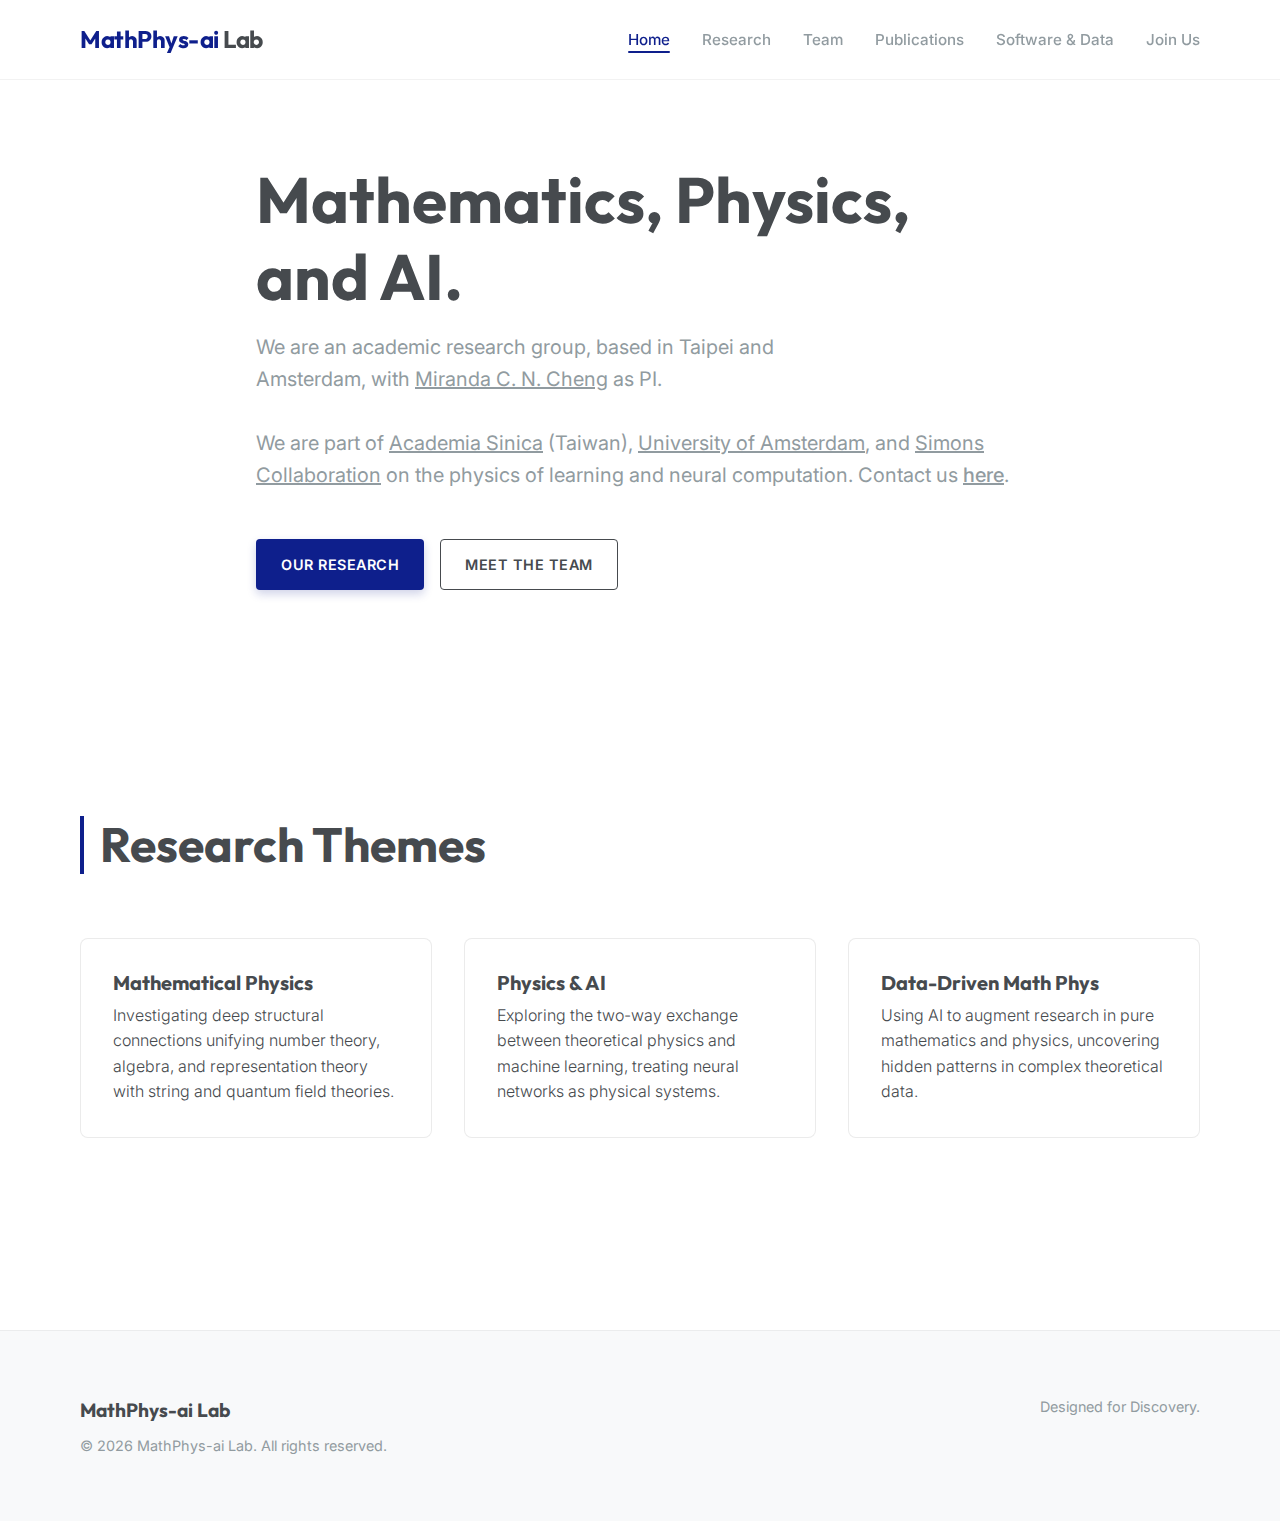
<file: index.html>
<!DOCTYPE html>
<html lang="en">

<head>
    <meta charset="UTF-8">
    <meta name="viewport" content="width=device-width, initial-scale=1.0">
    <meta name="description"
        content="MathPhys-ai Lab, led by Miranda C. N. Cheng, investigates the intersection of Mathematical Physics, String Theory, and Artificial Intelligence (AI). Based in Taipei and Amsterdam.">
    <meta name="keywords"
        content="Miranda Cheng, Miranda C. N. Cheng, MathPhys-ai, Mathematical Physics, AI and Physics, Moonshine, String Theory, Machine Learning, Taipei, Amsterdam">
    <meta name="author" content="MathPhys-ai Lab">

    <!-- Structured Data for SEO -->
    <script type="application/ld+json">
    {
      "@context": "https://schema.org",
      "@type": "ResearchOrganization",
      "name": "MathPhys-ai Lab",
      "url": "https://mathphys.ai",
      "logo": "https://mathphys.ai/assets/images/logo.png",
      "founder": {
        "@type": "Person",
        "name": "Miranda C. N. Cheng",
        "url": "https://sites.google.com/site/mcheng0606/"
      },
      "description": "Academic research group investigating the intersection of Mathematical Physics and AI.",
      "address": [
        {
          "@type": "PostalAddress",
          "addressLocality": "Taipei"
        },
        {
          "@type": "PostalAddress",
          "addressLocality": "Amsterdam"
        }
      ]
    }
    </script>

    <title>MathPhys-ai Lab | Miranda C. N. Cheng Research Group</title>
    <!-- Fonts -->
    <link rel="preconnect" href="https://fonts.googleapis.com">
    <link rel="preconnect" href="https://fonts.gstatic.com" crossorigin>
    <link
        href="https://fonts.googleapis.com/css2?family=Inter:wght@300;400;500;600&family=Outfit:wght@400;700&display=swap"
        rel="stylesheet">
    <!-- CSS -->
    <link rel="stylesheet" href="style.css">
</head>

<body>

    <!-- Navigation -->
    <nav class="navbar">
        <div class="container nav-container">
            <a href="index.html" class="logo"><span>MathPhys-ai</span> Lab</a>
            <button class="nav-toggle" id="nav-toggle" aria-label="Toggle navigation">
                <span></span>
                <span></span>
                <span></span>
            </button>
            <ul class="nav-links" id="nav-links">
                <li><a href="index.html" class="nav-link active">Home</a></li>
                <li><a href="research.html" class="nav-link">Research</a></li>
                <li><a href="team.html" class="nav-link">Team</a></li>
                <li><a href="publications.html" class="nav-link">Publications</a></li>
                <li><a href="software.html" class="nav-link">Software & Data</a></li>
                <li><a href="join.html" class="nav-link">Join Us</a></li>
            </ul>
        </div>
    </nav>

    <!-- Hero Section -->
    <section class="hero">
        <div class="container hero-content">
            <h1 class="hero-title" style="margin-top: 3rem;">Mathematics, Physics, <br>and AI.</h1>
            <p class="hero-subtitle"
                style="color: var(--color-secondary); font-size: 1.25rem; font-weight: 400; max-width: 600px; margin-bottom: 2rem;">
                We are an academic research group, based in Taipei and Amsterdam, with <a
                    href="https://sites.google.com/site/mcheng0606/" target="_blank"
                    style="text-decoration: underline; color: inherit;">Miranda C. N. Cheng</a> as PI.
            </p>
            <p class="hero-subtitle"
                style="color: var(--color-secondary); font-size: 1.25rem; font-weight: 400; max-width: 800px; margin-bottom: 3rem; line-height: 1.6;">
                We are part of
                <a href="https://www.math.sinica.edu.tw/" target="_blank"
                    style="text-decoration: none; color: inherit;"><span style="text-decoration: underline;">Academia
                        Sinica</span> (Taiwan)</a>,
                <a href="https://iop.uva.nl/" target="_blank"
                    style="text-decoration: underline; color: inherit;">University of Amsterdam</a>, and
                <a href="https://www.physicsoflearning.org/" target="_blank"
                    style="text-decoration: none; color: inherit;"><span style="text-decoration: underline;">Simons
                        Collaboration</span> on the physics of learning
                    and neural computation</a>.
                Contact us <a href="mailto:miranda.cheng.w@gmail.com"
                    style="text-decoration: none; color: inherit; font-weight: 500;"><span
                        style="text-decoration: underline;">here</span></a>.
            </p>
            <div class="hero-buttons">
                <a href="research.html" class="btn btn-primary">Our Research</a>
                <a href="team.html" class="btn btn-outline">Meet the Team</a>
            </div>
        </div>
    </section>

    <!-- Highlights Section -->
    <section class="highlights">
        <div class="container">
            <div class="section-header">
                <h2 class="section-title">Research Themes</h2>
            </div>

            <div class="grid grid-3">
                <a href="research.html" class="card"
                    style="text-decoration: none; color: inherit; transition: transform 0.2s;">
                    <h3 class="card-title">Mathematical Physics</h3>
                    <p class="card-text">Investigating deep structural connections unifying number theory, algebra, and
                        representation theory with string and quantum field theories.</p>
                </a>
                <a href="research.html" class="card"
                    style="text-decoration: none; color: inherit; transition: transform 0.2s;">
                    <h3 class="card-title">Physics & AI</h3>
                    <p class="card-text">Exploring the two-way exchange between theoretical physics and machine
                        learning, treating neural networks as physical systems.</p>
                </a>
                <a href="research.html" class="card"
                    style="text-decoration: none; color: inherit; transition: transform 0.2s;">
                    <h3 class="card-title">Data-Driven Math Phys</h3>
                    <p class="card-text">Using AI to augment research in pure mathematics and physics, uncovering hidden
                        patterns in complex theoretical data.</p>
                </a>
            </div>
        </div>
    </section>

    <!-- Footer -->
    <footer>
        <div class="container footer-content">
            <div>
                <div class="footer-logo">MathPhys-ai Lab</div>
                <p class="footer-text">&copy; 2026 MathPhys-ai Lab. All rights reserved.</p>
            </div>
            <div class="footer-text">
                Designed for Discovery.
            </div>
        </div>
    </footer>

    <script src="script.js"></script>
</body>

</html>
</file>
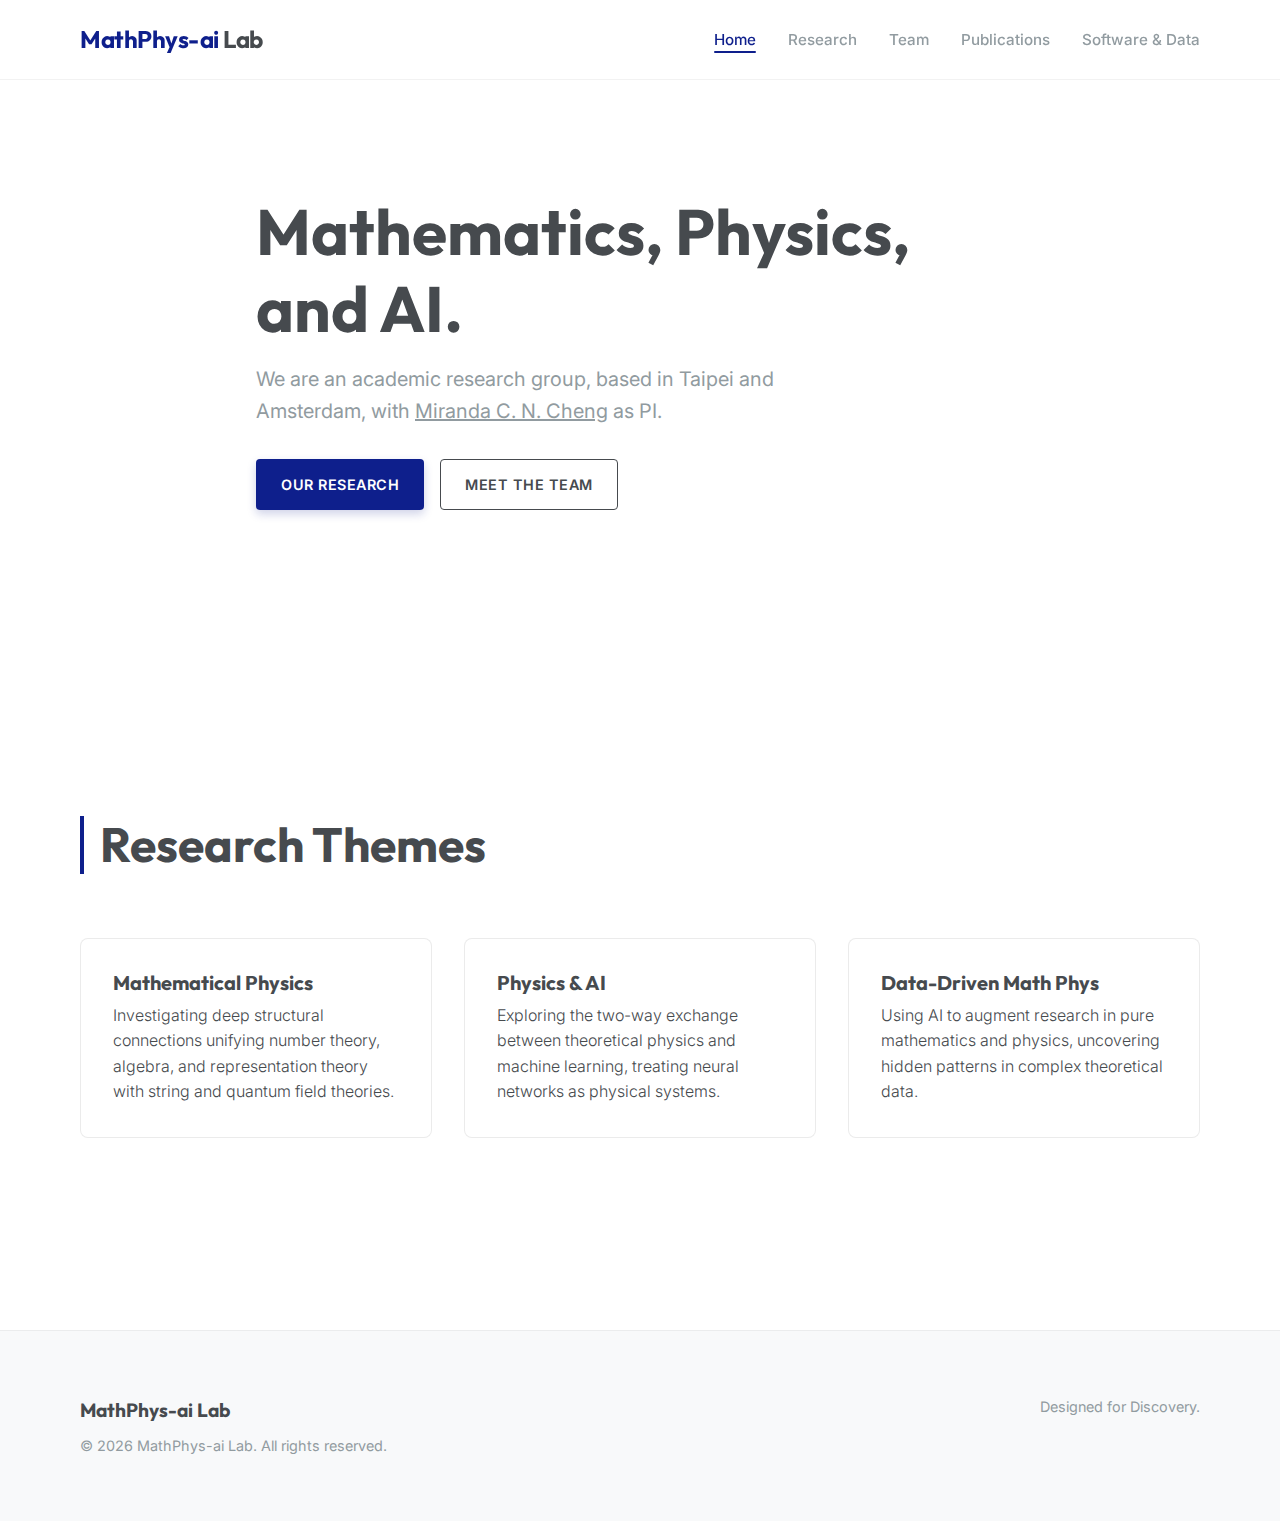
<file: research_group_site/index.html>
<!DOCTYPE html>
<html lang="en">

<head>
    <meta charset="UTF-8">
    <meta name="viewport" content="width=device-width, initial-scale=1.0">
    <meta name="description"
        content="MathPhys-ai Lab, led by Miranda C. N. Cheng, investigates the intersection of Mathematical Physics, String Theory, and Artificial Intelligence (AI). Based in Taipei and Amsterdam.">
    <meta name="keywords"
        content="Miranda Cheng, Miranda C. N. Cheng, MathPhys-ai, Mathematical Physics, AI and Physics, Moonshine, String Theory, Machine Learning, Taipei, Amsterdam">
    <meta name="author" content="MathPhys-ai Lab">

    <!-- Structured Data for SEO -->
    <script type="application/ld+json">
    {
      "@context": "https://schema.org",
      "@type": "ResearchOrganization",
      "name": "MathPhys-ai Lab",
      "url": "https://mathphys.ai",
      "logo": "https://mathphys.ai/assets/images/logo.png",
      "founder": {
        "@type": "Person",
        "name": "Miranda C. N. Cheng",
        "url": "https://sites.google.com/site/mcheng0606/"
      },
      "description": "Academic research group investigating the intersection of Mathematical Physics and AI.",
      "address": [
        {
          "@type": "PostalAddress",
          "addressLocality": "Taipei"
        },
        {
          "@type": "PostalAddress",
          "addressLocality": "Amsterdam"
        }
      ]
    }
    </script>

    <title>MathPhys-ai Lab | Miranda C. N. Cheng Research Group</title>
    <!-- Fonts -->
    <link rel="preconnect" href="https://fonts.googleapis.com">
    <link rel="preconnect" href="https://fonts.gstatic.com" crossorigin>
    <link
        href="https://fonts.googleapis.com/css2?family=Inter:wght@300;400;500;600&family=Outfit:wght@400;700&display=swap"
        rel="stylesheet">
    <!-- CSS -->
    <link rel="stylesheet" href="style.css">
</head>

<body>

    <!-- Navigation -->
    <nav class="navbar">
        <div class="container nav-container">
            <a href="index.html" class="logo"><span>MathPhys-ai</span> Lab</a>
            <button class="nav-toggle" id="nav-toggle" aria-label="Toggle navigation">
                <span></span>
                <span></span>
                <span></span>
            </button>
            <ul class="nav-links" id="nav-links">
                <li><a href="index.html" class="nav-link active">Home</a></li>
                <li><a href="research.html" class="nav-link">Research</a></li>
                <li><a href="team.html" class="nav-link">Team</a></li>
                <li><a href="publications.html" class="nav-link">Publications</a></li>
                <li><a href="software.html" class="nav-link">Software & Data</a></li>
            </ul>
        </div>
    </nav>

    <!-- Hero Section -->
    <section class="hero">
        <div class="container hero-content">
            <h1 class="hero-title">Mathematics, Physics, <br>and AI.</h1>
            <p class="hero-subtitle"
                style="color: var(--color-secondary); font-size: 1.25rem; font-weight: 400; max-width: 600px; margin-bottom: 2rem;">
                We are an academic research group, based in Taipei and Amsterdam, with <a
                    href="https://sites.google.com/site/mcheng0606/" target="_blank"
                    style="text-decoration: underline; color: inherit;">Miranda C. N. Cheng</a> as PI.
            </p>
            <div class="hero-buttons">
                <a href="research.html" class="btn btn-primary">Our Research</a>
                <a href="team.html" class="btn btn-outline">Meet the Team</a>
            </div>
        </div>
    </section>

    <!-- Highlights Section -->
    <section class="highlights">
        <div class="container">
            <div class="section-header">
                <h2 class="section-title">Research Themes</h2>
            </div>

            <div class="grid grid-3">
                <a href="research.html" class="card"
                    style="text-decoration: none; color: inherit; transition: transform 0.2s;">
                    <h3 class="card-title">Mathematical Physics</h3>
                    <p class="card-text">Investigating deep structural connections unifying number theory, algebra, and
                        representation theory with string and quantum field theories.</p>
                </a>
                <a href="research.html" class="card"
                    style="text-decoration: none; color: inherit; transition: transform 0.2s;">
                    <h3 class="card-title">Physics & AI</h3>
                    <p class="card-text">Exploring the two-way exchange between theoretical physics and machine
                        learning, treating neural networks as physical systems.</p>
                </a>
                <a href="research.html" class="card"
                    style="text-decoration: none; color: inherit; transition: transform 0.2s;">
                    <h3 class="card-title">Data-Driven Math Phys</h3>
                    <p class="card-text">Using AI to augment research in pure mathematics and physics, uncovering hidden
                        patterns in complex theoretical data.</p>
                </a>
            </div>
        </div>
    </section>

    <!-- Footer -->
    <footer>
        <div class="container footer-content">
            <div>
                <div class="footer-logo">MathPhys-ai Lab</div>
                <p class="footer-text">&copy; 2026 MathPhys-ai Lab. All rights reserved.</p>
            </div>
            <div class="footer-text">
                Designed for Discovery.
            </div>
        </div>
    </footer>

    <script src="script.js"></script>
</body>

</html>
</file>
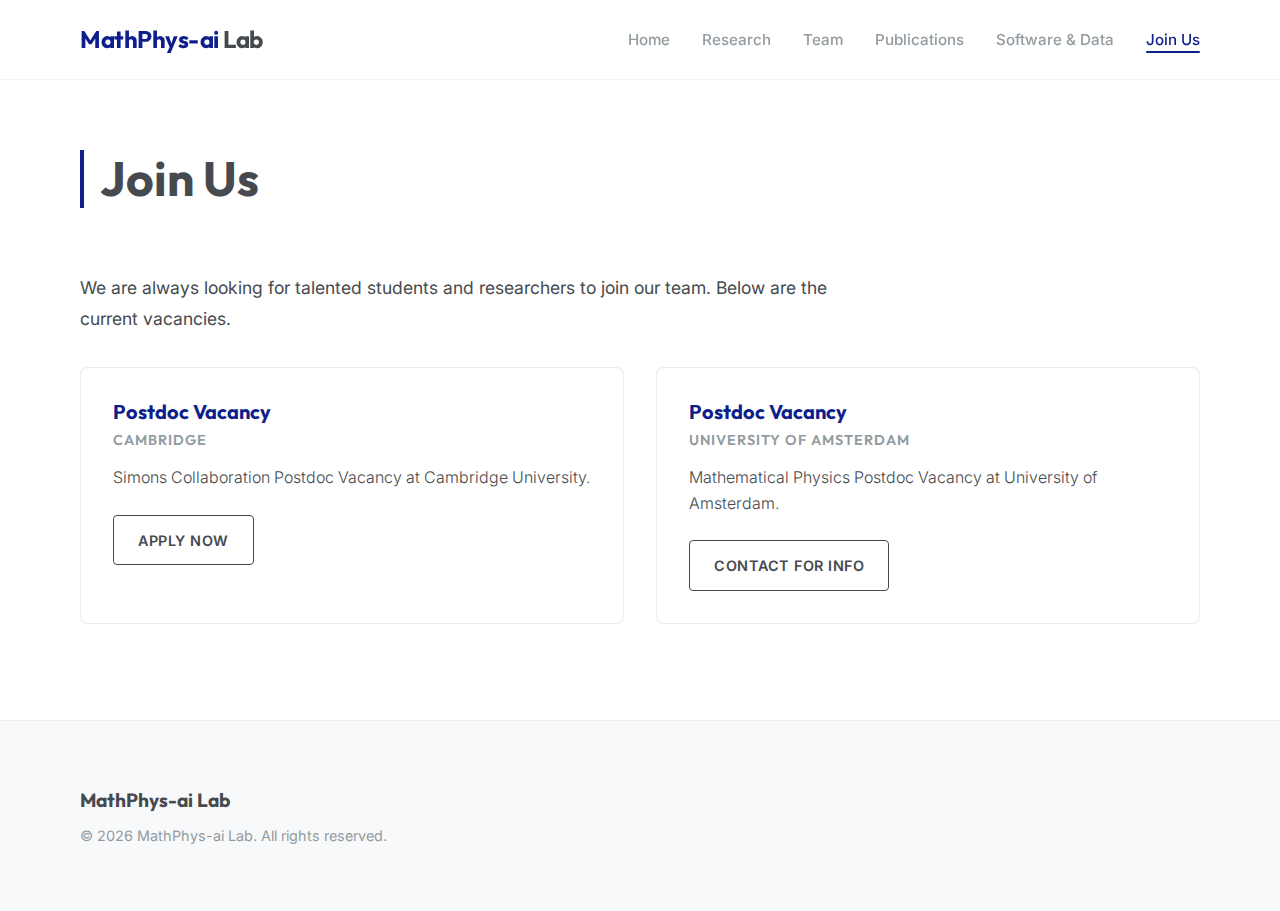
<file: join.html>
<!DOCTYPE html>
<html lang="en">

<head>
    <meta charset="UTF-8">
    <meta name="viewport" content="width=device-width, initial-scale=1.0">
    <title>Join Us | MathPhys-ai Lab</title>
    <!-- Fonts -->
    <link rel="preconnect" href="https://fonts.googleapis.com">
    <link rel="preconnect" href="https://fonts.gstatic.com" crossorigin>
    <link
        href="https://fonts.googleapis.com/css2?family=Inter:wght@300;400;500;600&family=Outfit:wght@400;700&display=swap"
        rel="stylesheet">
    <!-- CSS -->
    <link rel="stylesheet" href="style.css">
</head>

<body>

    <!-- Navigation -->
    <nav class="navbar">
        <div class="container nav-container">
            <a href="index.html" class="logo"><span>MathPhys-ai</span> Lab</a>
            <button class="nav-toggle" id="nav-toggle" aria-label="Toggle navigation">
                <span></span>
                <span></span>
                <span></span>
            </button>
            <ul class="nav-links" id="nav-links">
                <li><a href="index.html" class="nav-link">Home</a></li>
                <li><a href="research.html" class="nav-link">Research</a></li>
                <li><a href="team.html" class="nav-link">Team</a></li>
                <li><a href="publications.html" class="nav-link">Publications</a></li>
                <li><a href="software.html" class="nav-link">Software & Data</a></li>
                <li><a href="join.html" class="nav-link active">Join Us</a></li>
            </ul>
        </div>
    </nav>

    <!-- Main Content -->
    <section class="container" style="padding-top: 150px;">
        <div class="section-header">
            <h1 class="section-title">Join Us</h1>
        </div>

        <div style="max-width: 800px; margin-bottom: 2rem;">
            <p style="font-size: 1.1rem; line-height: 1.8; color: var(--color-text);">
                We are always looking for talented students and researchers to join our team. Below are the current
                vacancies.
            </p>
        </div>

        <div class="grid grid-2">
            <!-- Vacancy 1 -->
            <div class="card" style="padding: 2rem;">
                <h3 class="card-title" style="color: var(--color-accent);">Postdoc Vacancy</h3>
                <h4 class="card-subtitle">Cambridge</h4>
                <div style="margin-top: 1rem;">
                    <p class="card-text">
                        Simons Collaboration Postdoc Vacancy at Cambridge University.
                    </p>
                    <a href="https://academicjobsonline.org/ajo/jobs/31454" target="_blank" class="btn btn-outline"
                        style="margin-top: 1.5rem;">Apply Now</a>
                </div>
            </div>

            <!-- Vacancy 2 -->
            <div class="card" style="padding: 2rem;">
                <h3 class="card-title" style="color: var(--color-accent);">Postdoc Vacancy</h3>
                <h4 class="card-subtitle">University of Amsterdam</h4>
                <div style="margin-top: 1rem;">
                    <p class="card-text">
                        Mathematical Physics Postdoc Vacancy at University of Amsterdam.
                    </p>
                    <a href="mailto:miranda.cheng.w@gmail.com" class="btn btn-outline"
                        style="margin-top: 1.5rem;">Contact for
                        Info</a>
                </div>
            </div>
        </div>

    </section>

    <!-- Footer -->
    <footer>
        <div class="container footer-content">
            <div>
                <div class="footer-logo">MathPhys-ai Lab</div>
                <p class="footer-text">&copy; 2026 MathPhys-ai Lab. All rights reserved.</p>
            </div>
        </div>
    </footer>

    <script src="script.js"></script>
</body>

</html>
</file>
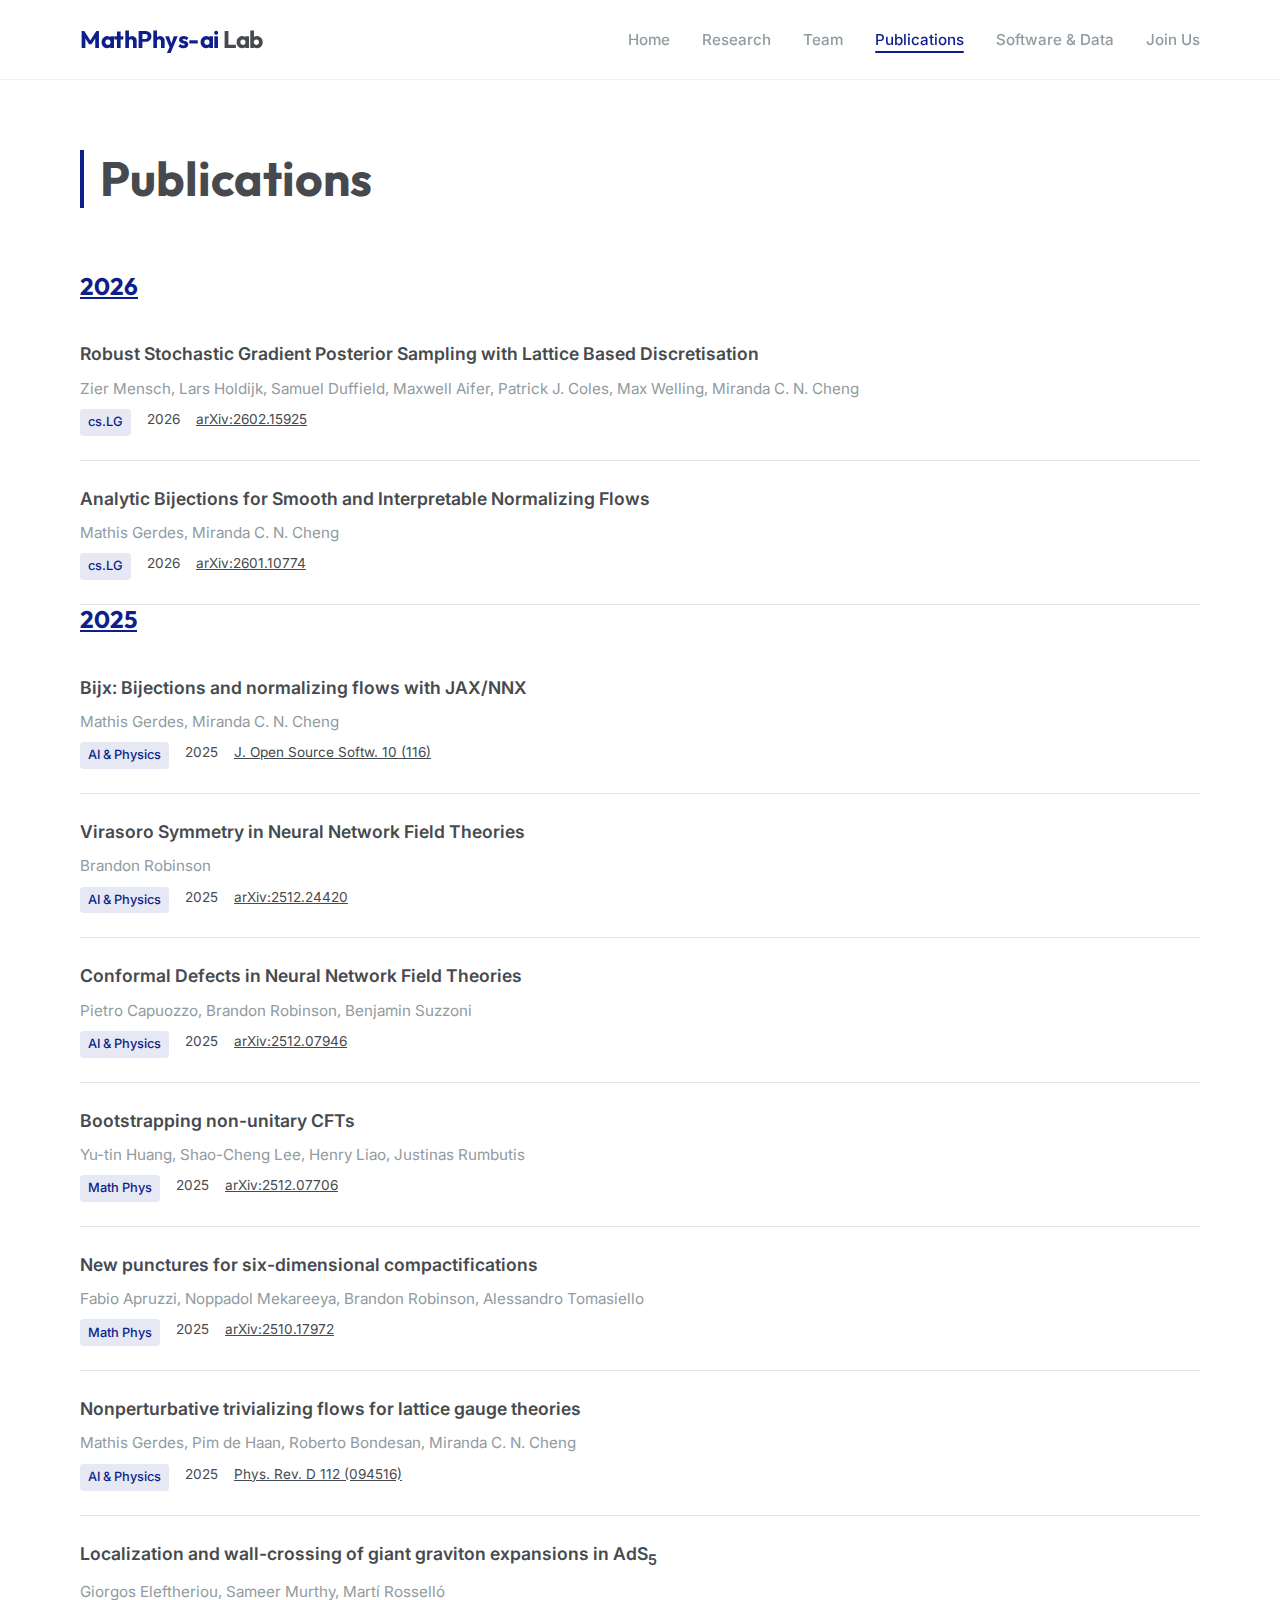
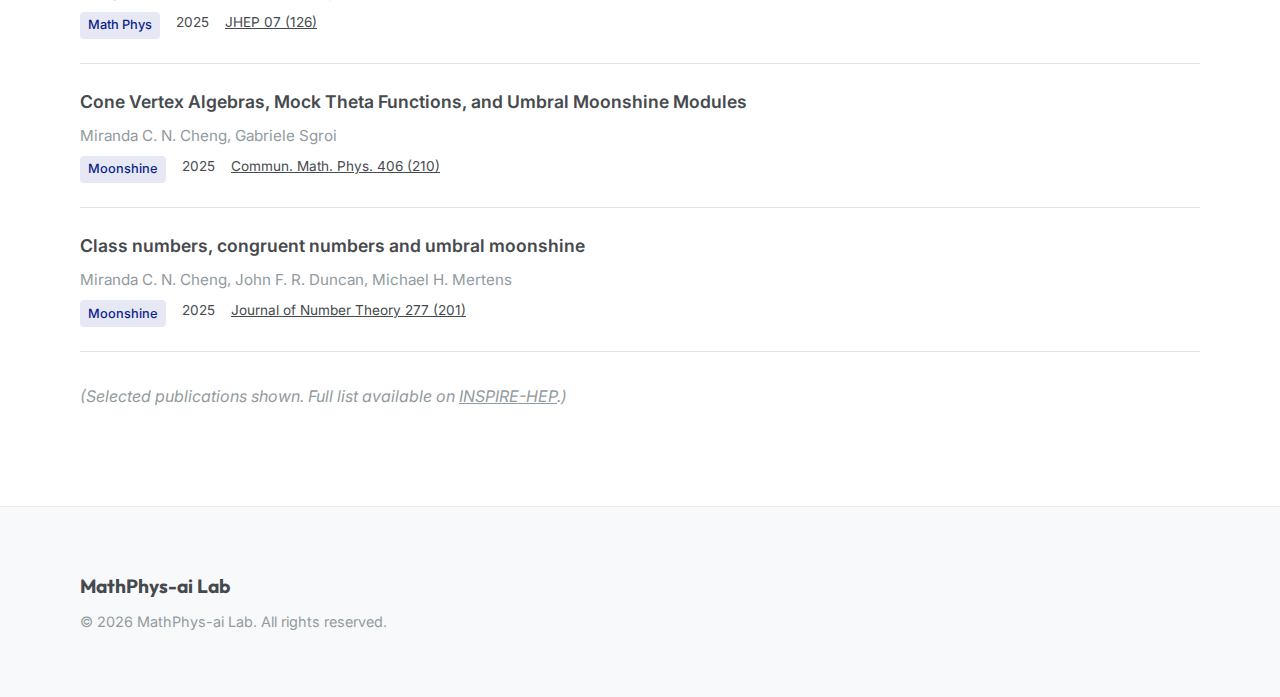
<file: publications.html>
<!DOCTYPE html>
<html lang="en">

<head>
    <meta charset="UTF-8">
    <meta name="viewport" content="width=device-width, initial-scale=1.0">
    <title>Publications | MathPhys-ai Lab</title>
    <link rel="preconnect" href="https://fonts.googleapis.com">
    <link rel="preconnect" href="https://fonts.gstatic.com" crossorigin>
    <link
        href="https://fonts.googleapis.com/css2?family=Inter:wght@300;400;500;600&family=Outfit:wght@400;700&display=swap"
        rel="stylesheet">
    <link rel="stylesheet" href="style.css">
    <style>
        .pub-item {
            padding: 1.5rem 0;
            border-bottom: 1px solid rgba(0, 0, 0, 0.1);
        }

        .pub-title {
            font-size: 1.1rem;
            font-weight: 600;
            margin-bottom: 0.5rem;
            color: var(--color-text);
        }

        .pub-authors {
            color: var(--color-text-muted);
            font-size: 0.95rem;
            margin-bottom: 0.5rem;
        }

        .pub-meta {
            font-size: 0.85rem;
            color: var(--color-light-grey);
            display: flex;
            gap: 1rem;
        }

        .pub-tag {
            background: rgba(14, 31, 140, 0.1);
            padding: 0.2rem 0.5rem;
            border-radius: 4px;
            color: var(--color-accent);
            font-weight: 500;
        }
    </style>
</head>

<body>

    <nav class="navbar">
        <div class="container nav-container">
            <a href="index.html" class="logo"><span>MathPhys-ai</span> Lab</a>
            <button class="nav-toggle" id="nav-toggle" aria-label="Toggle navigation">
                <span></span>
                <span></span>
                <span></span>
            </button>
            <ul class="nav-links" id="nav-links">
                <li><a href="index.html" class="nav-link">Home</a></li>
                <li><a href="research.html" class="nav-link">Research</a></li>
                <li><a href="team.html" class="nav-link">Team</a></li>
                <li><a href="publications.html" class="nav-link active">Publications</a></li>
                <li><a href="software.html" class="nav-link">Software & Data</a></li>
                <li><a href="join.html" class="nav-link">Join Us</a></li>
            </ul>
        </div>
    </nav>


    <section class="container" style="padding-top: 150px;">
        <div class="section-header">
            <h1 class="section-title">Publications</h1>
        </div>

        <!-- Placeholder List -->
        <div style="margin-top: 2rem;">
            <h3 style="color: var(--color-accent); font-size: 1.5rem; margin-bottom: 1rem; text-decoration: underline;">
                2026</h3>
            <!-- 2026 -->

            <div class="pub-item">
                <div class="pub-title">Robust Stochastic Gradient Posterior Sampling with Lattice Based Discretisation</div>
                <div class="pub-authors">Zier Mensch, Lars Holdijk, Samuel Duffield, Maxwell Aifer, Patrick J. Coles, Max Welling, Miranda C. N. Cheng</div>
                <div class="pub-meta">
                    <span class="pub-tag">cs.LG</span>
                    <span>2026</span>
                    <a href="https://arxiv.org/abs/2602.15925" target="_blank"
                        style="text-decoration: underline; color: inherit;">arXiv:2602.15925</a>
                </div>
            </div>

            <div class="pub-item">
                <div class="pub-title">Analytic Bijections for Smooth and Interpretable Normalizing Flows</div>
                <div class="pub-authors">Mathis Gerdes, Miranda C. N. Cheng</div>
                <div class="pub-meta">
                    <span class="pub-tag">cs.LG</span>
                    <span>2026</span>
                    <a href="https://arxiv.org/abs/2601.10774" target="_blank"
                        style="text-decoration: underline; color: inherit;">arXiv:2601.10774</a>
                </div>
            </div>

            <h3 style="color: var(--color-accent); font-size: 1.5rem; margin-bottom: 1rem; text-decoration: underline;">
                2025</h3>
            <!-- 2025 -->

            <div class="pub-item">
                <div class="pub-title">Bijx: Bijections and normalizing flows with JAX/NNX</div>
                <div class="pub-authors">Mathis Gerdes, Miranda C. N. Cheng</div>
                <div class="pub-meta">
                    <span class="pub-tag">AI & Physics</span>
                    <span>2025</span>
                    <a href="https://doi.org/10.21105/joss.09521" target="_blank"
                        style="text-decoration: underline; color: inherit;">J. Open Source Softw. 10 (116)</a>
                </div>
            </div>

            <div class="pub-item">
                <div class="pub-title">Virasoro Symmetry in Neural Network Field Theories</div>
                <div class="pub-authors">Brandon Robinson</div>
                <div class="pub-meta">
                    <span class="pub-tag">AI & Physics</span>
                    <span>2025</span>
                    <a href="https://arxiv.org/abs/2512.24420" target="_blank"
                        style="text-decoration: underline; color: inherit;">arXiv:2512.24420</a>
                </div>
            </div>

            <div class="pub-item">
                <div class="pub-title">Conformal Defects in Neural Network Field Theories</div>
                <div class="pub-authors">Pietro Capuozzo, Brandon Robinson, Benjamin Suzzoni</div>
                <div class="pub-meta">
                    <span class="pub-tag">AI & Physics</span>
                    <span>2025</span>
                    <a href="https://arxiv.org/abs/2512.07946" target="_blank"
                        style="text-decoration: underline; color: inherit;">arXiv:2512.07946</a>
                </div>
            </div>

            <div class="pub-item">
                <div class="pub-title">Bootstrapping non-unitary CFTs</div>
                <div class="pub-authors">Yu-tin Huang, Shao-Cheng Lee, Henry Liao, Justinas Rumbutis</div>
                <div class="pub-meta">
                    <span class="pub-tag">Math Phys</span>
                    <span>2025</span>
                    <a href="https://arxiv.org/abs/2512.07706" target="_blank"
                        style="text-decoration: underline; color: inherit;">arXiv:2512.07706</a>
                </div>
            </div>

            <div class="pub-item">
                <div class="pub-title">New punctures for six-dimensional compactifications</div>
                <div class="pub-authors">Fabio Apruzzi, Noppadol Mekareeya, Brandon Robinson, Alessandro Tomasiello
                </div>
                <div class="pub-meta">
                    <span class="pub-tag">Math Phys</span>
                    <span>2025</span>
                    <a href="https://arxiv.org/abs/2510.17972" target="_blank"
                        style="text-decoration: underline; color: inherit;">arXiv:2510.17972</a>
                </div>
            </div>

            <div class="pub-item">
                <div class="pub-title">Nonperturbative trivializing flows for lattice gauge theories</div>
                <div class="pub-authors">Mathis Gerdes, Pim de Haan, Roberto Bondesan, Miranda C. N. Cheng</div>
                <div class="pub-meta">
                    <span class="pub-tag">AI & Physics</span>
                    <span>2025</span>
                    <a href="https://doi.org/10.1103/PhysRevD.112.094516" target="_blank"
                        style="text-decoration: underline; color: inherit;">Phys. Rev. D 112 (094516)</a>
                </div>
            </div>

            <div class="pub-item">
                <div class="pub-title">Localization and wall-crossing of giant graviton expansions in AdS<sub>5</sub>
                </div>
                <div class="pub-authors">Giorgos Eleftheriou, Sameer Murthy, Martí Rosselló</div>
                <div class="pub-meta">
                    <span class="pub-tag">Math Phys</span>
                    <span>2025</span>
                    <a href="https://doi.org/10.1007/JHEP07(2025)126" target="_blank"
                        style="text-decoration: underline; color: inherit;">JHEP 07 (126)</a>
                </div>
            </div>

            <div class="pub-item">
                <div class="pub-title">Cone Vertex Algebras, Mock Theta Functions, and Umbral Moonshine Modules</div>
                <div class="pub-authors">Miranda C. N. Cheng, Gabriele Sgroi</div>
                <div class="pub-meta">
                    <span class="pub-tag">Moonshine</span>
                    <span>2025</span>
                    <a href="https://doi.org/10.1007/s00220-025-05376-5" target="_blank"
                        style="text-decoration: underline; color: inherit;">Commun. Math. Phys. 406 (210)</a>
                </div>
            </div>

            <div class="pub-item">
                <div class="pub-title">Class numbers, congruent numbers and umbral moonshine</div>
                <div class="pub-authors">Miranda C. N. Cheng, John F. R. Duncan, Michael H. Mertens</div>
                <div class="pub-meta">
                    <span class="pub-tag">Moonshine</span>
                    <span>2025</span>
                    <a href="https://doi.org/10.1016/j.jnt.2025.02.007" target="_blank"
                        style="text-decoration: underline; color: inherit;">Journal of Number Theory 277 (201)</a>
                </div>
            </div>

            <div style="margin-top: 2rem; color: var(--color-text-muted); font-style: italic;">
                (Selected publications shown. Full list available on <a href="https://inspirehep.net/authors/1041929"
                    target="_blank" style="color: inherit; text-decoration: underline;">INSPIRE-HEP</a>.)
            </div>
        </div>
    </section>

    <footer>
        <div class="container footer-content">
            <div>
                <div class="footer-logo">MathPhys-ai Lab</div>
                <p class="footer-text">&copy; 2026 MathPhys-ai Lab. All rights reserved.</p>
            </div>
        </div>
    </footer>

    <script src="script.js"></script>
</body>

</html>
</file>
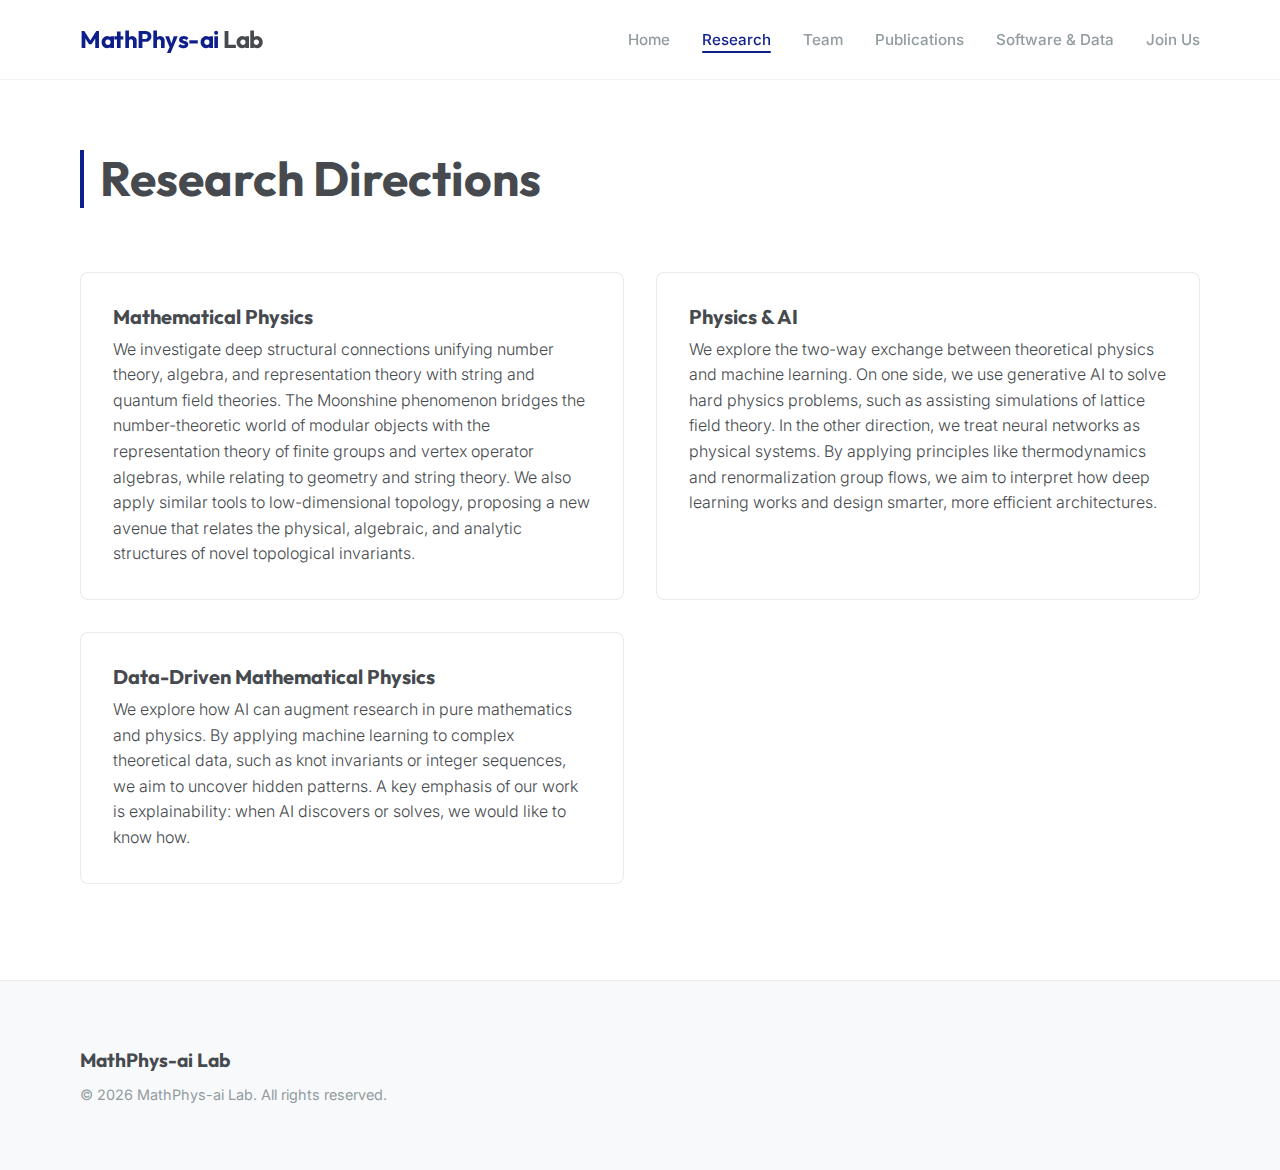
<file: research.html>
<!DOCTYPE html>
<html lang="en">

<head>
    <meta charset="UTF-8">
    <meta name="viewport" content="width=device-width, initial-scale=1.0">
    <title>Research | MathPhys-ai Lab</title>
    <link rel="preconnect" href="https://fonts.googleapis.com">
    <link rel="preconnect" href="https://fonts.gstatic.com" crossorigin>
    <link
        href="https://fonts.googleapis.com/css2?family=Inter:wght@300;400;500;600&family=Outfit:wght@400;700&display=swap"
        rel="stylesheet">
    <link rel="stylesheet" href="style.css">
</head>

<body>

    <nav class="navbar">
        <div class="container nav-container">
            <a href="index.html" class="logo"><span>MathPhys-ai</span> Lab</a>
            <button class="nav-toggle" id="nav-toggle" aria-label="Toggle navigation">
                <span></span>
                <span></span>
                <span></span>
            </button>
            <ul class="nav-links" id="nav-links">
                <li><a href="index.html" class="nav-link">Home</a></li>
                <li><a href="research.html" class="nav-link active">Research</a></li>
                <li><a href="team.html" class="nav-link">Team</a></li>
                <li><a href="publications.html" class="nav-link">Publications</a></li>
                <li><a href="software.html" class="nav-link">Software & Data</a></li>
                <li><a href="join.html" class="nav-link">Join Us</a></li>
            </ul>
        </div>
    </nav>


    <section class="container" style="padding-top: 150px;">
        <div class="section-header">
            <h1 class="section-title">Research Directions</h1>
        </div>

        <div class="grid grid-2" style="margin-top: 4rem;">
            <div class="card">
                <h3 class="card-title">Mathematical Physics</h3>
                <p class="card-text">
                    We investigate deep structural connections unifying number theory, algebra, and representation
                    theory with string and quantum field theories. The Moonshine phenomenon bridges the number-theoretic
                    world of modular objects with the representation theory of finite groups and vertex operator
                    algebras, while relating to geometry and string theory. We also apply similar tools to
                    low-dimensional topology, proposing a new avenue that relates the physical, algebraic, and analytic
                    structures of novel topological invariants.
                </p>
            </div>

            <div class="card">
                <h3 class="card-title">Physics & AI</h3>
                <p class="card-text">
                    We explore the two-way exchange between theoretical physics and machine learning. On one side, we
                    use generative AI to solve hard physics problems, such as assisting simulations of lattice field
                    theory. In the other direction, we treat neural networks as physical systems. By applying principles
                    like thermodynamics and renormalization group flows, we aim to interpret how deep learning works and
                    design smarter, more efficient architectures.
                </p>
            </div>

            <div class="card">
                <h3 class="card-title">Data-Driven Mathematical Physics</h3>
                <p class="card-text">
                    We explore how AI can augment research in pure mathematics and physics. By applying machine learning
                    to complex theoretical data, such as knot invariants or integer sequences, we aim to uncover hidden
                    patterns. A key emphasis of our work is explainability: when AI discovers or solves, we would like
                    to know how.
                </p>
            </div>
        </div>
    </section>

    <footer>
        <div class="container footer-content">
            <div>
                <div class="footer-logo">MathPhys-ai Lab</div>
                <p class="footer-text">&copy; 2026 MathPhys-ai Lab. All rights reserved.</p>
            </div>
        </div>
    </footer>

    <script src="script.js"></script>
</body>

</html>
</file>
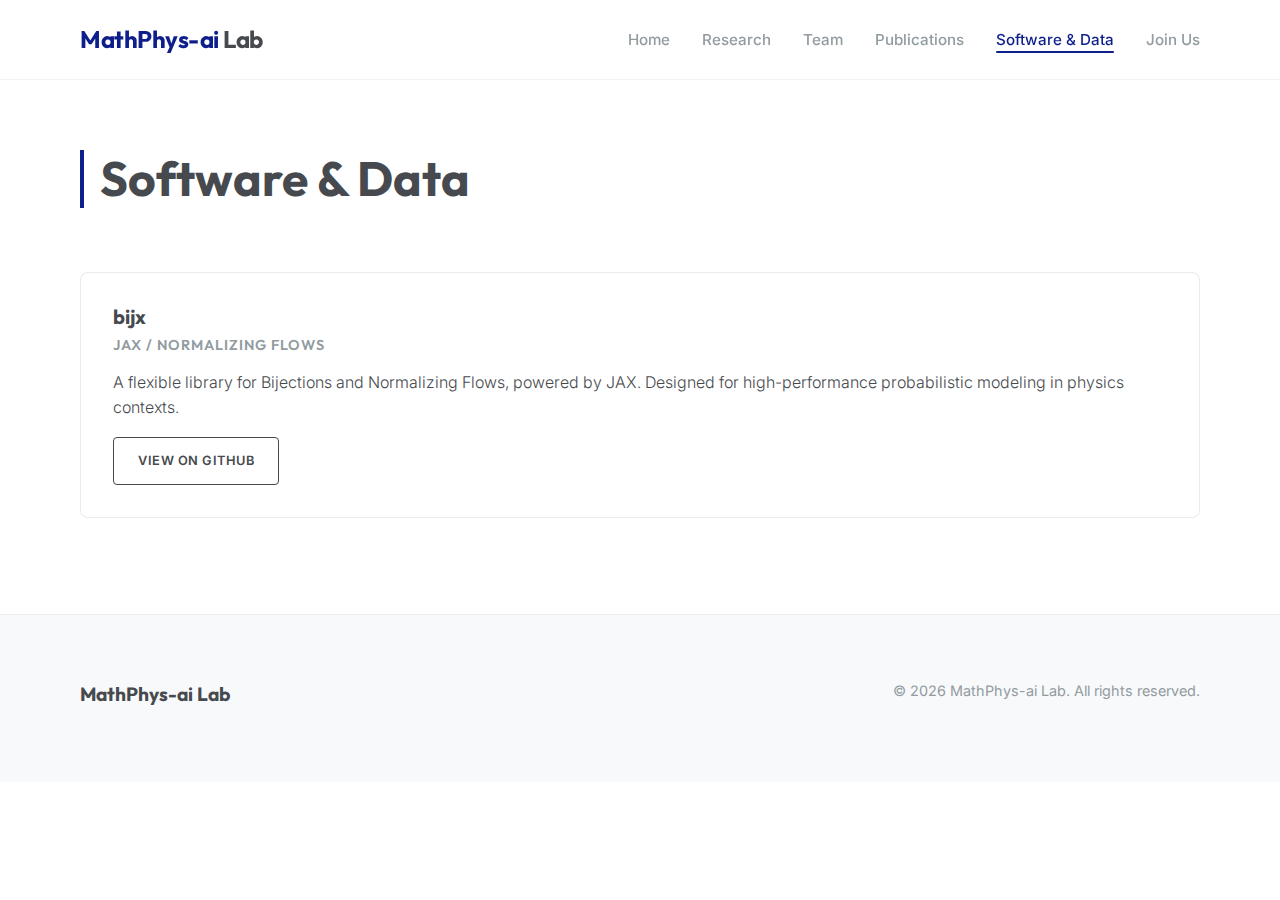
<file: software.html>
<!DOCTYPE html>
<html lang="en">

<head>
    <meta charset="UTF-8">
    <meta name="viewport" content="width=device-width, initial-scale=1.0">
    <title>Software & Data | MathPhys-ai Lab</title>
    <link rel="stylesheet" href="style.css">
    <link
        href="https://fonts.googleapis.com/css2?family=Inter:wght@300;400;500;600&family=Outfit:wght@300;500;700&display=swap"
        rel="stylesheet">
</head>

<body>

    <!-- Navigation -->
    <nav class="navbar">
        <div class="container nav-container">
            <a href="index.html" class="logo"><span>MathPhys-ai</span> Lab</a>
            <button class="nav-toggle" id="nav-toggle" aria-label="Toggle navigation">
                <span></span>
                <span></span>
                <span></span>
            </button>
            <ul class="nav-links" id="nav-links">
                <li><a href="index.html" class="nav-link">Home</a></li>
                <li><a href="research.html" class="nav-link">Research</a></li>
                <li><a href="team.html" class="nav-link">Team</a></li>
                <li><a href="publications.html" class="nav-link">Publications</a></li>
                <li><a href="software.html" class="nav-link active">Software & Data</a></li>
                <li><a href="join.html" class="nav-link">Join Us</a></li>
            </ul>
        </div>
    </nav>

    <section class="container" style="padding-top: 150px;">
        <div class="section-header">
            <h1 class="section-title">Software & Data</h1>
        </div>

        <div class="grid grid-2">
            <!-- Software Item 1 -->
            <div class="card">
                <h3 class="card-title">bijx</h3>
                <h4 class="card-subtitle">JAX / Normalizing Flows</h4>
                <p class="card-text" style="margin-bottom: 1rem;">
                    A flexible library for Bijections and Normalizing Flows, powered by JAX. Designed for
                    high-performance probabilistic modeling in physics contexts.
                </p>
                <a href="https://github.com/mathisgerdes/bijx" target="_blank" class="btn btn-outline"
                    style="font-size: 0.8rem;">View on GitHub</a>
            </div>



        </div>
    </section>

    <footer>
        <div class="container footer-content">
            <div class="footer-logo">MathPhys-ai Lab</div>
            <div class="footer-text">© 2026 MathPhys-ai Lab. All rights reserved.</div>
        </div>
    </footer>

    <script src="script.js"></script>
</body>

</html>
</file>
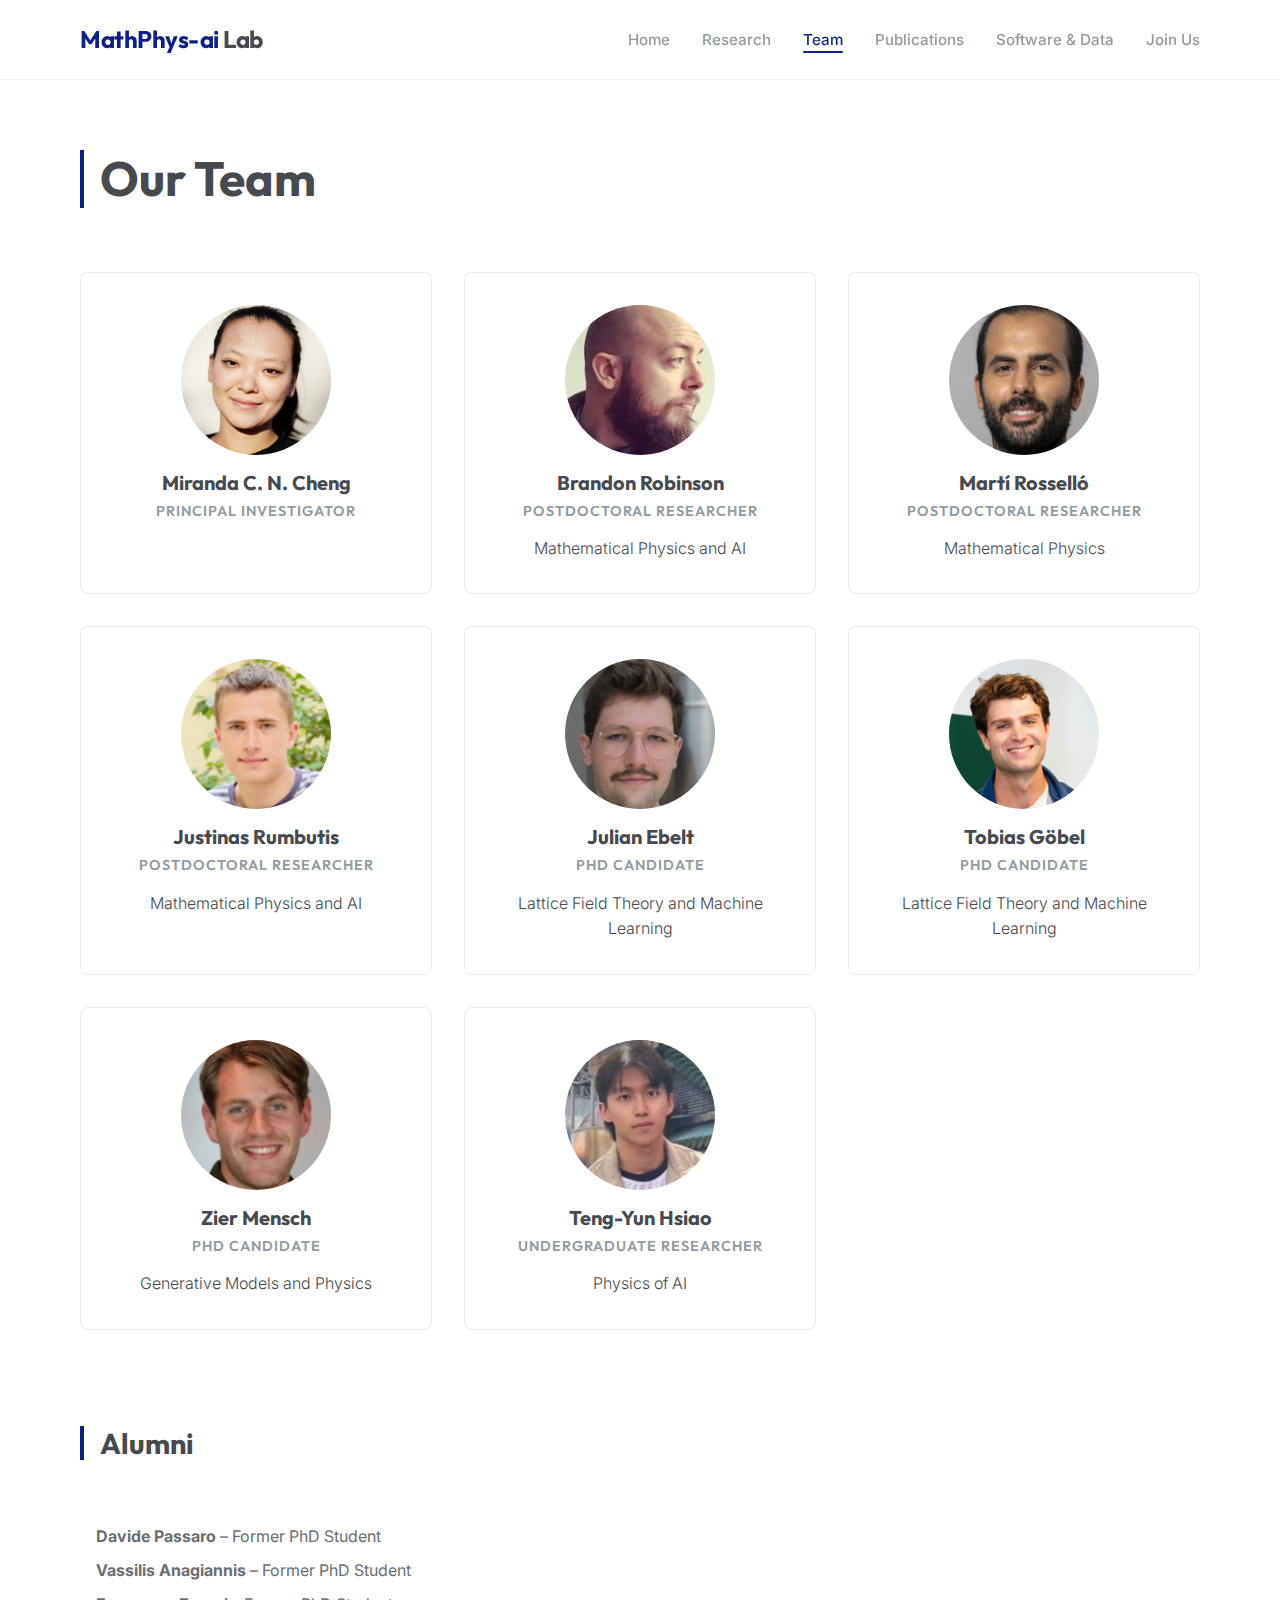
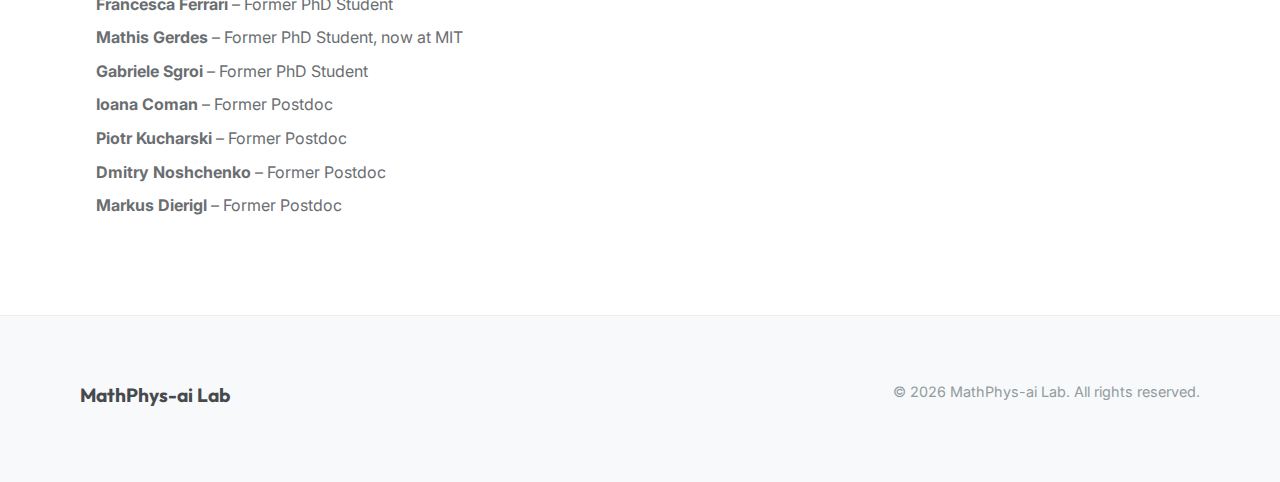
<file: team.html>
<!DOCTYPE html>
<html lang="en">

<head>
    <meta charset="UTF-8">
    <meta name="viewport" content="width=device-width, initial-scale=1.0">
    <title>Team | MathPhys-ai Lab</title>
    <link rel="stylesheet" href="style.css">
    <link
        href="https://fonts.googleapis.com/css2?family=Inter:wght@300;400;500;600&family=Outfit:wght@300;500;700&display=swap"
        rel="stylesheet">
</head>

<body>

    <nav class="navbar">
        <div class="container nav-container">
            <a href="index.html" class="logo"><span>MathPhys-ai</span> Lab</a>
            <button class="nav-toggle" id="nav-toggle" aria-label="Toggle navigation">
                <span></span>
                <span></span>
                <span></span>
            </button>
            <ul class="nav-links" id="nav-links">
                <li><a href="index.html" class="nav-link">Home</a></li>
                <li><a href="research.html" class="nav-link">Research</a></li>
                <li><a href="team.html" class="nav-link active">Team</a></li>
                <li><a href="publications.html" class="nav-link">Publications</a></li>
                <li><a href="software.html" class="nav-link">Software & Data</a></li>
                <li><a href="join.html" class="nav-link">Join Us</a></li>
            </ul>
        </div>
    </nav>


    <section class="container" style="padding-top: 150px;">
        <div class="section-header">
            <h1 class="section-title">Our Team</h1>
        </div>

        <div class="grid grid-3">
            <!-- PI -->
            <div class="card team-card">
                <div class="member-photo" style="background-image: url('assets/images/cheng_foto.jpg');"></div>
                <h3 class="card-title">Miranda C. N. Cheng</h3>
                <h4 class="card-subtitle">Principal Investigator</h4>
                <p class="card-text"></p>
            </div>

            <!-- Postdocs (Alphabetical by Last Name) -->
            <!-- Robinson -->
            <div class="card team-card">
                <div class="member-photo" style="background-image: url('assets/images/brandon.jpg');"></div>
                <h3 class="card-title">Brandon Robinson</h3>
                <h4 class="card-subtitle">Postdoctoral Researcher</h4>
                <p class="card-text">Mathematical Physics and AI</p>
            </div>

            <!-- Rosselló -->
            <div class="card team-card">
                <div class="member-photo" style="background-image: url('assets/images/marti.jpg');"></div>
                <h3 class="card-title">Martí Rosselló</h3>
                <h4 class="card-subtitle">Postdoctoral Researcher</h4>
                <p class="card-text">Mathematical Physics</p>
            </div>

            <!-- Rumbutis -->
            <div class="card team-card">
                <div class="member-photo" style="background-image: url('assets/images/justin.jpg');"></div>
                <h3 class="card-title">Justinas Rumbutis</h3>
                <h4 class="card-subtitle">Postdoctoral Researcher</h4>
                <p class="card-text">Mathematical Physics and AI</p>
            </div>

            <!-- PhD Students (Alphabetical by Last Name) -->
            <!-- Ebelt -->
            <div class="card team-card">
                <div class="member-photo" style="background-image: url('assets/images/julian.jpg');"></div>
                <h3 class="card-title">Julian Ebelt</h3>
                <h4 class="card-subtitle">PhD Candidate</h4>
                <p class="card-text">Lattice Field Theory and Machine Learning</p>
            </div>

            <!-- Göbel -->
            <div class="card team-card">
                <div class="member-photo" style="background-image: url('assets/images/tobias.jpg');"></div>
                <h3 class="card-title">Tobias Göbel</h3>
                <h4 class="card-subtitle">PhD Candidate</h4>
                <p class="card-text">Lattice Field Theory and Machine Learning</p>
            </div>

            <!-- Mensch -->
            <div class="card team-card">
                <div class="member-photo" style="background-image: url('assets/images/zier.jpg');"></div>
                <h3 class="card-title">Zier Mensch</h3>
                <h4 class="card-subtitle">PhD Candidate</h4>
                <p class="card-text">Generative Models and Physics</p>
            </div>

            <!-- Undergrads -->
            <!-- Hsiao -->
            <div class="card team-card">
                <div class="member-photo" style="background-image: url('assets/images/tengyun.jpg');"></div>
                <h3 class="card-title">Teng-Yun Hsiao</h3>
                <h4 class="card-subtitle">Undergraduate Researcher</h4>
                <p class="card-text">Physics of AI</p>
            </div>
        </div>

        <!-- Alumni Section -->
        <div class="section-header" style="margin-top: 6rem;">
            <h2 class="section-title" style="font-size: 1.8rem;">Alumni</h2>
        </div>

        <ul style="opacity: 0.8; padding-left: 1rem;">
            <li style="margin-bottom: 0.5rem;">
                <strong><a href="https://www.pma.caltech.edu/people/davide-passaro" target="_blank"
                        style="text-decoration: none; color: inherit;">Davide Passaro</a></strong> <span
                    class="text-muted">– Former PhD Student</span>
            </li>
            <li style="margin-bottom: 0.5rem;">
                <strong><a href="https://www.linkedin.com/in/vassilis-anagiannis-3113861b7/?originalSubdomain=gr"
                        target="_blank" style="text-decoration: none; color: inherit;">Vassilis Anagiannis</a></strong>
                <span class="text-muted">– Former PhD Student</span>
            </li>
            <li style="margin-bottom: 0.5rem;">
                <strong><a href="https://www.ictp.it/member/francesca-ferrari" target="_blank"
                        style="text-decoration: none; color: inherit;">Francesca Ferrari</a></strong> <span
                    class="text-muted">– Former PhD Student</span>
            </li>
            <li style="margin-bottom: 0.5rem;">
                <strong>Mathis Gerdes</strong> <span
                    class="text-muted">– Former PhD Student, now at MIT</span>
            </li>
            <li style="margin-bottom: 0.5rem;">
                <strong><a href="https://www.linkedin.com/in/gabriele-sgroi/?originalSubdomain=it" target="_blank"
                        style="text-decoration: none; color: inherit;">Gabriele Sgroi</a></strong> <span
                    class="text-muted">– Former PhD Student</span>
            </li>
            <li style="margin-bottom: 0.5rem;">
                <strong><a href="https://maths.ed.ac.uk/people/academic-staff?person=1383" target="_blank"
                        style="text-decoration: none; color: inherit;">Ioana Coman</a></strong> <span
                    class="text-muted">– Former Postdoc</span>
            </li>
            <li style="margin-bottom: 0.5rem;">
                <strong><a href="https://www.mimuw.edu.pl/en/employees/151342/" target="_blank"
                        style="text-decoration: none; color: inherit;">Piotr Kucharski</a></strong> <span
                    class="text-muted">– Former Postdoc</span>
            </li>
            <li style="margin-bottom: 0.5rem;">
                <strong><a href="https://www.dias.ie/stp/stp-staff/" target="_blank"
                        style="text-decoration: none; color: inherit;">Dmitry Noshchenko</a></strong> <span
                    class="text-muted">– Former Postdoc</span>
            </li>
            <li style="margin-bottom: 0.5rem;">
                <strong><a
                        href="https://www.theorie.physik.uni-muenchen.de/MATH/members/asc/sci_mem/dierigl_markus/index.html"
                        target="_blank" style="text-decoration: none; color: inherit;">Markus Dierigl</a></strong> <span
                    class="text-muted">– Former Postdoc</span>
            </li>
        </ul>

    </section>

    <footer>
        <div class="container footer-content">
            <div class="footer-logo">MathPhys-ai Lab</div>
            <div class="footer-text">© 2026 MathPhys-ai Lab. All rights reserved.</div>
        </div>
    </footer>

    <script src="script.js"></script>
</body>

</html>
</file>
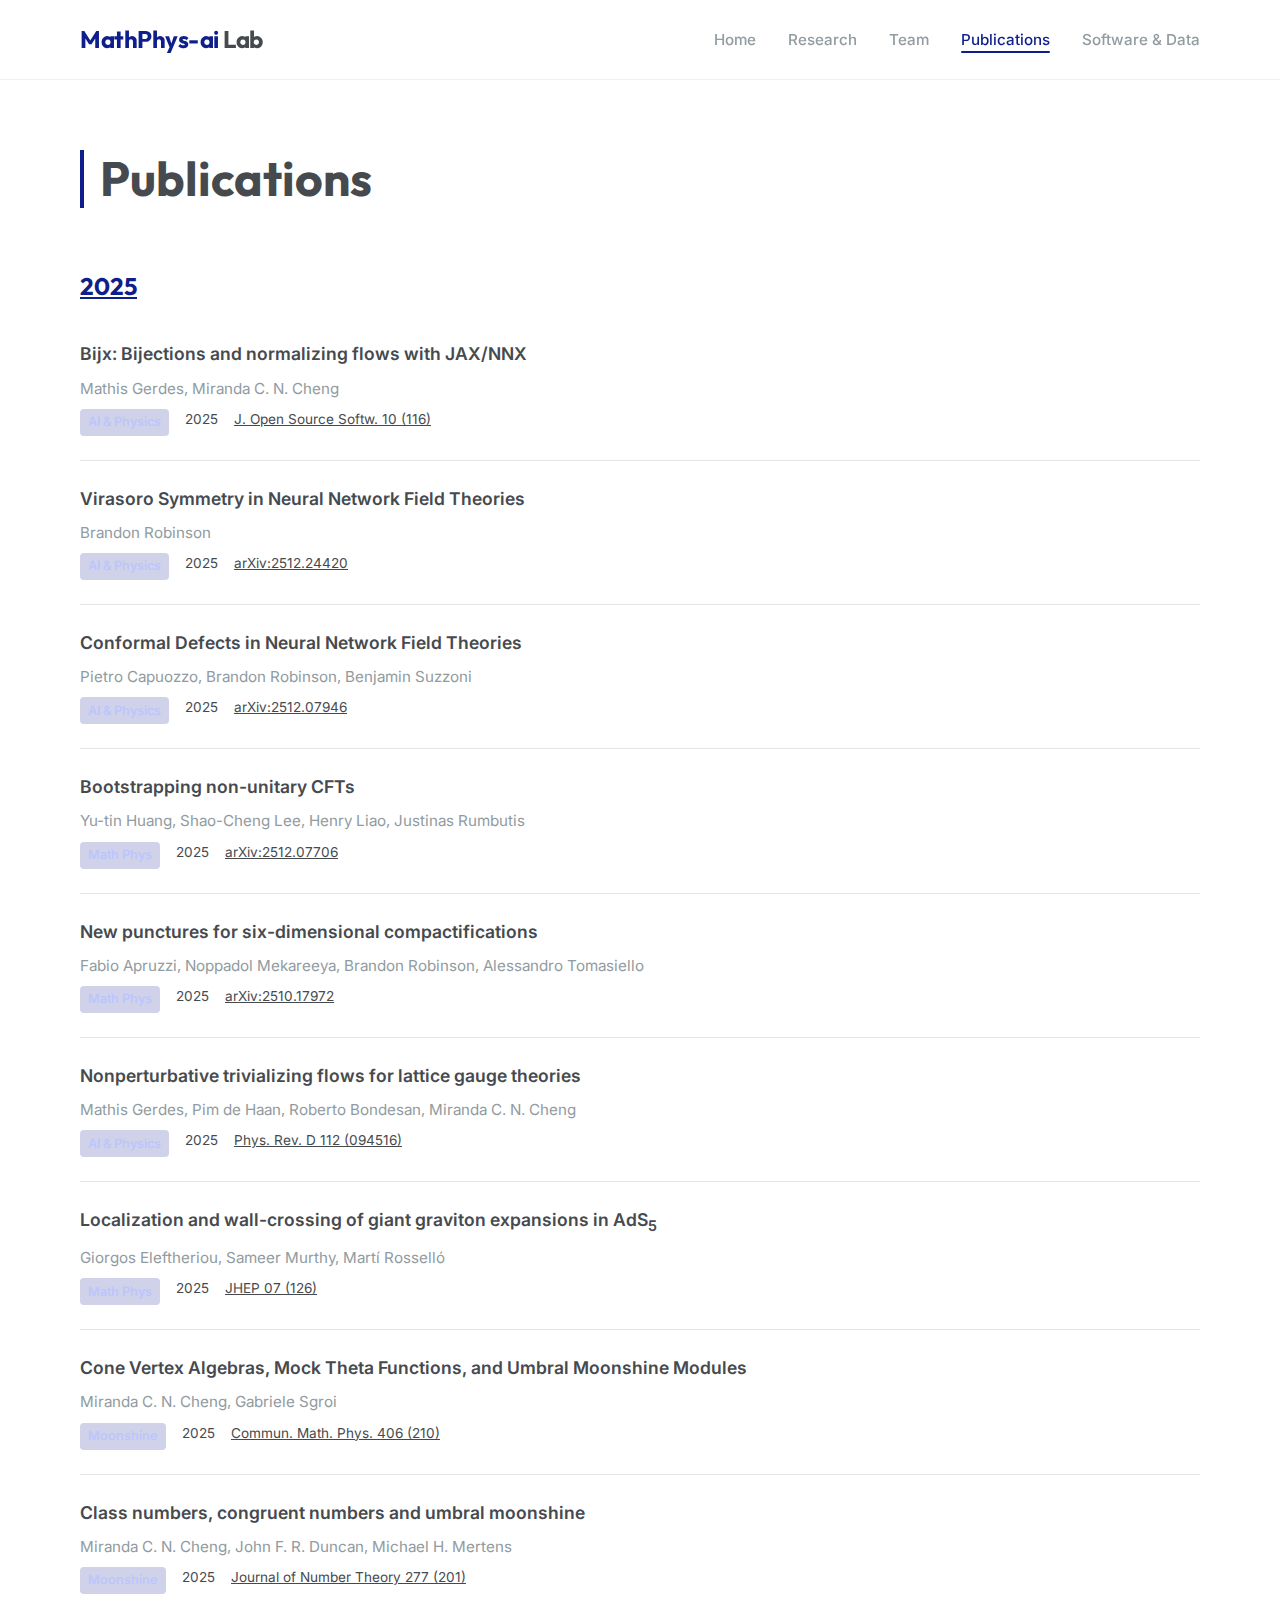
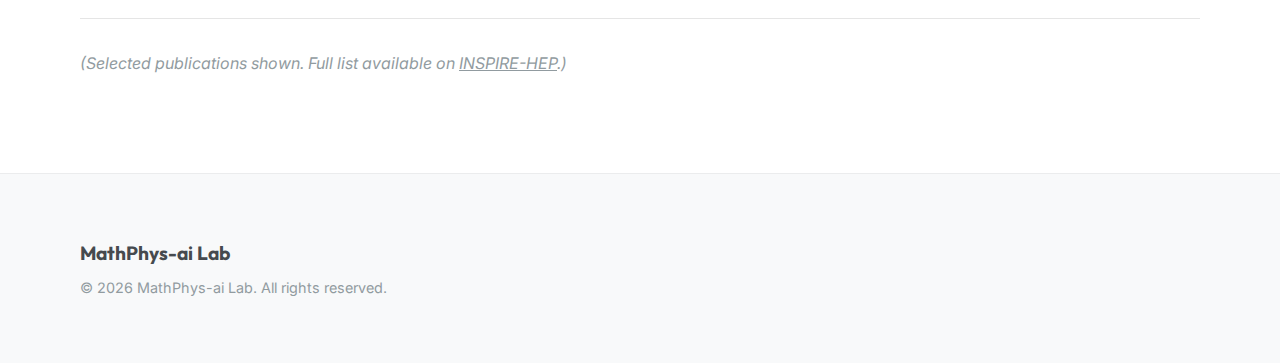
<file: research_group_site/publications.html>
<!DOCTYPE html>
<html lang="en">

<head>
    <meta charset="UTF-8">
    <meta name="viewport" content="width=device-width, initial-scale=1.0">
    <title>Publications | MathPhys-ai Lab</title>
    <link rel="preconnect" href="https://fonts.googleapis.com">
    <link rel="preconnect" href="https://fonts.gstatic.com" crossorigin>
    <link
        href="https://fonts.googleapis.com/css2?family=Inter:wght@300;400;500;600&family=Outfit:wght@400;700&display=swap"
        rel="stylesheet">
    <link rel="stylesheet" href="style.css">
    <style>
        .pub-item {
            padding: 1.5rem 0;
            border-bottom: 1px solid rgba(0, 0, 0, 0.1);
        }

        .pub-title {
            font-size: 1.1rem;
            font-weight: 600;
            margin-bottom: 0.5rem;
            color: var(--color-text);
        }

        .pub-authors {
            color: var(--color-text-muted);
            font-size: 0.95rem;
            margin-bottom: 0.5rem;
        }

        .pub-meta {
            font-size: 0.85rem;
            color: var(--color-light-grey);
            display: flex;
            gap: 1rem;
        }

        .pub-tag {
            background: rgba(14, 31, 140, 0.2);
            padding: 0.2rem 0.5rem;
            border-radius: 4px;
            color: #bbc4ff;
        }
    </style>
</head>

<body>

    <nav class="navbar">
        <div class="container nav-container">
            <a href="index.html" class="logo"><span>MathPhys-ai</span> Lab</a>
            <button class="nav-toggle" id="nav-toggle" aria-label="Toggle navigation">
                <span></span>
                <span></span>
                <span></span>
            </button>
            <ul class="nav-links" id="nav-links">
                <li><a href="index.html" class="nav-link">Home</a></li>
                <li><a href="research.html" class="nav-link">Research</a></li>
                <li><a href="team.html" class="nav-link">Team</a></li>
                <li><a href="publications.html" class="nav-link active">Publications</a></li>
                <li><a href="software.html" class="nav-link">Software & Data</a></li>
            </ul>
        </div>
    </nav>


    <section class="container" style="padding-top: 150px;">
        <div class="section-header">
            <h1 class="section-title">Publications</h1>
        </div>

        <!-- Placeholder List -->
        <div style="margin-top: 2rem;">
            <h3 style="color: var(--color-accent); font-size: 1.5rem; margin-bottom: 1rem; text-decoration: underline;">
                2025</h3>
            <!-- 2025 -->

            <div class="pub-item">
                <div class="pub-title">Bijx: Bijections and normalizing flows with JAX/NNX</div>
                <div class="pub-authors">Mathis Gerdes, Miranda C. N. Cheng</div>
                <div class="pub-meta">
                    <span class="pub-tag">AI & Physics</span>
                    <span>2025</span>
                    <a href="https://doi.org/10.21105/joss.09521" target="_blank"
                        style="text-decoration: underline; color: inherit;">J. Open Source Softw. 10 (116)</a>
                </div>
            </div>

            <div class="pub-item">
                <div class="pub-title">Virasoro Symmetry in Neural Network Field Theories</div>
                <div class="pub-authors">Brandon Robinson</div>
                <div class="pub-meta">
                    <span class="pub-tag">AI & Physics</span>
                    <span>2025</span>
                    <a href="https://arxiv.org/abs/2512.24420" target="_blank"
                        style="text-decoration: underline; color: inherit;">arXiv:2512.24420</a>
                </div>
            </div>

            <div class="pub-item">
                <div class="pub-title">Conformal Defects in Neural Network Field Theories</div>
                <div class="pub-authors">Pietro Capuozzo, Brandon Robinson, Benjamin Suzzoni</div>
                <div class="pub-meta">
                    <span class="pub-tag">AI & Physics</span>
                    <span>2025</span>
                    <a href="https://arxiv.org/abs/2512.07946" target="_blank"
                        style="text-decoration: underline; color: inherit;">arXiv:2512.07946</a>
                </div>
            </div>

            <div class="pub-item">
                <div class="pub-title">Bootstrapping non-unitary CFTs</div>
                <div class="pub-authors">Yu-tin Huang, Shao-Cheng Lee, Henry Liao, Justinas Rumbutis</div>
                <div class="pub-meta">
                    <span class="pub-tag">Math Phys</span>
                    <span>2025</span>
                    <a href="https://arxiv.org/abs/2512.07706" target="_blank"
                        style="text-decoration: underline; color: inherit;">arXiv:2512.07706</a>
                </div>
            </div>

            <div class="pub-item">
                <div class="pub-title">New punctures for six-dimensional compactifications</div>
                <div class="pub-authors">Fabio Apruzzi, Noppadol Mekareeya, Brandon Robinson, Alessandro Tomasiello
                </div>
                <div class="pub-meta">
                    <span class="pub-tag">Math Phys</span>
                    <span>2025</span>
                    <a href="https://arxiv.org/abs/2510.17972" target="_blank"
                        style="text-decoration: underline; color: inherit;">arXiv:2510.17972</a>
                </div>
            </div>

            <div class="pub-item">
                <div class="pub-title">Nonperturbative trivializing flows for lattice gauge theories</div>
                <div class="pub-authors">Mathis Gerdes, Pim de Haan, Roberto Bondesan, Miranda C. N. Cheng</div>
                <div class="pub-meta">
                    <span class="pub-tag">AI & Physics</span>
                    <span>2025</span>
                    <a href="https://doi.org/10.1103/PhysRevD.112.094516" target="_blank"
                        style="text-decoration: underline; color: inherit;">Phys. Rev. D 112 (094516)</a>
                </div>
            </div>

            <div class="pub-item">
                <div class="pub-title">Localization and wall-crossing of giant graviton expansions in AdS<sub>5</sub>
                </div>
                <div class="pub-authors">Giorgos Eleftheriou, Sameer Murthy, Martí Rosselló</div>
                <div class="pub-meta">
                    <span class="pub-tag">Math Phys</span>
                    <span>2025</span>
                    <a href="https://doi.org/10.1007/JHEP07(2025)126" target="_blank"
                        style="text-decoration: underline; color: inherit;">JHEP 07 (126)</a>
                </div>
            </div>

            <div class="pub-item">
                <div class="pub-title">Cone Vertex Algebras, Mock Theta Functions, and Umbral Moonshine Modules</div>
                <div class="pub-authors">Miranda C. N. Cheng, Gabriele Sgroi</div>
                <div class="pub-meta">
                    <span class="pub-tag">Moonshine</span>
                    <span>2025</span>
                    <a href="https://doi.org/10.1007/s00220-025-05376-5" target="_blank"
                        style="text-decoration: underline; color: inherit;">Commun. Math. Phys. 406 (210)</a>
                </div>
            </div>

            <div class="pub-item">
                <div class="pub-title">Class numbers, congruent numbers and umbral moonshine</div>
                <div class="pub-authors">Miranda C. N. Cheng, John F. R. Duncan, Michael H. Mertens</div>
                <div class="pub-meta">
                    <span class="pub-tag">Moonshine</span>
                    <span>2025</span>
                    <a href="https://doi.org/10.1016/j.jnt.2025.02.007" target="_blank"
                        style="text-decoration: underline; color: inherit;">Journal of Number Theory 277 (201)</a>
                </div>
            </div>

            <div style="margin-top: 2rem; color: var(--color-text-muted); font-style: italic;">
                (Selected publications shown. Full list available on <a href="https://inspirehep.net/authors/1041929"
                    target="_blank" style="color: inherit; text-decoration: underline;">INSPIRE-HEP</a>.)
            </div>
        </div>
    </section>

    <footer>
        <div class="container footer-content">
            <div>
                <div class="footer-logo">MathPhys-ai Lab</div>
                <p class="footer-text">&copy; 2026 MathPhys-ai Lab. All rights reserved.</p>
            </div>
        </div>
    </footer>

    <script src="script.js"></script>
</body>

</html>
</file>
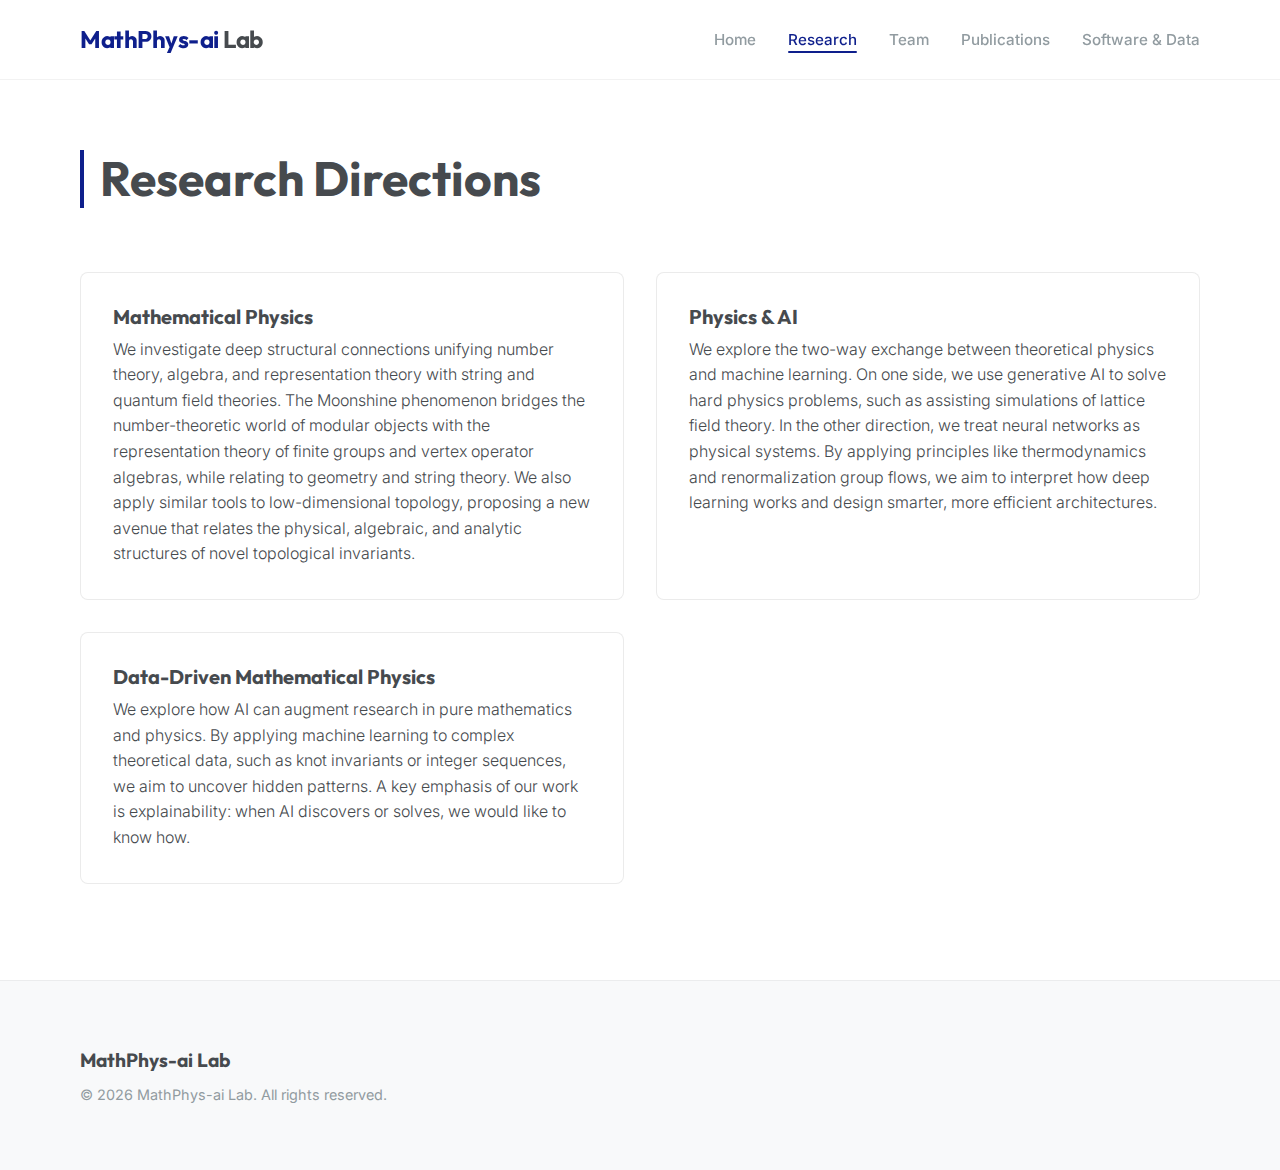
<file: research_group_site/research.html>
<!DOCTYPE html>
<html lang="en">

<head>
    <meta charset="UTF-8">
    <meta name="viewport" content="width=device-width, initial-scale=1.0">
    <title>Research | MathPhys-ai Lab</title>
    <link rel="preconnect" href="https://fonts.googleapis.com">
    <link rel="preconnect" href="https://fonts.gstatic.com" crossorigin>
    <link
        href="https://fonts.googleapis.com/css2?family=Inter:wght@300;400;500;600&family=Outfit:wght@400;700&display=swap"
        rel="stylesheet">
    <link rel="stylesheet" href="style.css">
</head>

<body>

    <nav class="navbar">
        <div class="container nav-container">
            <a href="index.html" class="logo"><span>MathPhys-ai</span> Lab</a>
            <button class="nav-toggle" id="nav-toggle" aria-label="Toggle navigation">
                <span></span>
                <span></span>
                <span></span>
            </button>
            <ul class="nav-links" id="nav-links">
                <li><a href="index.html" class="nav-link">Home</a></li>
                <li><a href="research.html" class="nav-link active">Research</a></li>
                <li><a href="team.html" class="nav-link">Team</a></li>
                <li><a href="publications.html" class="nav-link">Publications</a></li>
                <li><a href="software.html" class="nav-link">Software & Data</a></li>
            </ul>
        </div>
    </nav>


    <section class="container" style="padding-top: 150px;">
        <div class="section-header">
            <h1 class="section-title">Research Directions</h1>
        </div>

        <div class="grid grid-2" style="margin-top: 4rem;">
            <div class="card">
                <h3 class="card-title">Mathematical Physics</h3>
                <p class="card-text">
                    We investigate deep structural connections unifying number theory, algebra, and representation
                    theory with string and quantum field theories. The Moonshine phenomenon bridges the number-theoretic
                    world of modular objects with the representation theory of finite groups and vertex operator
                    algebras, while relating to geometry and string theory. We also apply similar tools to
                    low-dimensional topology, proposing a new avenue that relates the physical, algebraic, and analytic
                    structures of novel topological invariants.
                </p>
            </div>

            <div class="card">
                <h3 class="card-title">Physics & AI</h3>
                <p class="card-text">
                    We explore the two-way exchange between theoretical physics and machine learning. On one side, we
                    use generative AI to solve hard physics problems, such as assisting simulations of lattice field
                    theory. In the other direction, we treat neural networks as physical systems. By applying principles
                    like thermodynamics and renormalization group flows, we aim to interpret how deep learning works and
                    design smarter, more efficient architectures.
                </p>
            </div>

            <div class="card">
                <h3 class="card-title">Data-Driven Mathematical Physics</h3>
                <p class="card-text">
                    We explore how AI can augment research in pure mathematics and physics. By applying machine learning
                    to complex theoretical data, such as knot invariants or integer sequences, we aim to uncover hidden
                    patterns. A key emphasis of our work is explainability: when AI discovers or solves, we would like
                    to know how.
                </p>
            </div>
        </div>
    </section>

    <footer>
        <div class="container footer-content">
            <div>
                <div class="footer-logo">MathPhys-ai Lab</div>
                <p class="footer-text">&copy; 2026 MathPhys-ai Lab. All rights reserved.</p>
            </div>
        </div>
    </footer>

    <script src="script.js"></script>
</body>

</html>
</file>
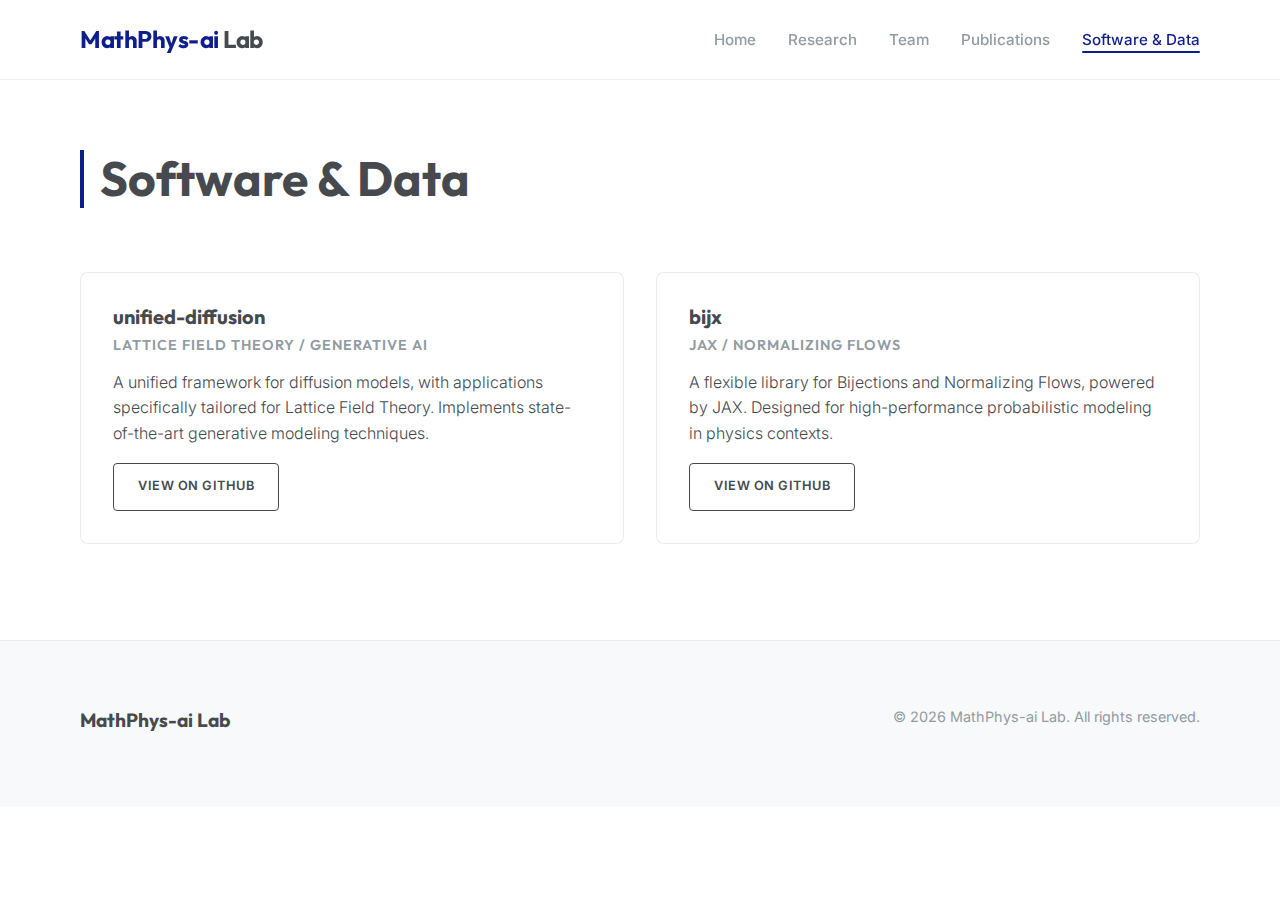
<file: research_group_site/software.html>
<!DOCTYPE html>
<html lang="en">

<head>
    <meta charset="UTF-8">
    <meta name="viewport" content="width=device-width, initial-scale=1.0">
    <title>Software & Data | MathPhys-ai Lab</title>
    <link rel="stylesheet" href="style.css">
    <link
        href="https://fonts.googleapis.com/css2?family=Inter:wght@300;400;500;600&family=Outfit:wght@300;500;700&display=swap"
        rel="stylesheet">
</head>

<body>

    <!-- Navigation -->
    <nav class="navbar">
        <div class="container nav-container">
            <a href="index.html" class="logo"><span>MathPhys-ai</span> Lab</a>
            <button class="nav-toggle" id="nav-toggle" aria-label="Toggle navigation">
                <span></span>
                <span></span>
                <span></span>
            </button>
            <ul class="nav-links" id="nav-links">
                <li><a href="index.html" class="nav-link">Home</a></li>
                <li><a href="research.html" class="nav-link">Research</a></li>
                <li><a href="team.html" class="nav-link">Team</a></li>
                <li><a href="publications.html" class="nav-link">Publications</a></li>
                <li><a href="software.html" class="nav-link active">Software & Data</a></li>
            </ul>
        </div>
    </nav>

    <section class="container" style="padding-top: 150px;">
        <div class="section-header">
            <h1 class="section-title">Software & Data</h1>
        </div>

        <div class="grid grid-2">
            <!-- Software Item 1 -->
            <div class="card">
                <h3 class="card-title">unified-diffusion</h3>
                <h4 class="card-subtitle">Lattice Field Theory / Generative AI</h4>
                <p class="card-text" style="margin-bottom: 1rem;">
                    A unified framework for diffusion models, with applications specifically tailored for Lattice Field
                    Theory. Implements state-of-the-art generative modeling techniques.
                </p>
                <a href="https://github.com/mathisgerdes/unified-diffusion" target="_blank" class="btn btn-outline"
                    style="font-size: 0.8rem;">View on GitHub</a>
            </div>

            <!-- Software Item 2 -->
            <div class="card">
                <h3 class="card-title">bijx</h3>
                <h4 class="card-subtitle">JAX / Normalizing Flows</h4>
                <p class="card-text" style="margin-bottom: 1rem;">
                    A flexible library for Bijections and Normalizing Flows, powered by JAX. Designed for
                    high-performance probabilistic modeling in physics contexts.
                </p>
                <a href="https://github.com/mathisgerdes/bijx" target="_blank" class="btn btn-outline"
                    style="font-size: 0.8rem;">View on GitHub</a>
            </div>

        </div>
    </section>

    <footer>
        <div class="container footer-content">
            <div class="footer-logo">MathPhys-ai Lab</div>
            <div class="footer-text">© 2026 MathPhys-ai Lab. All rights reserved.</div>
        </div>
    </footer>

    <script src="script.js"></script>
</body>

</html>
</file>
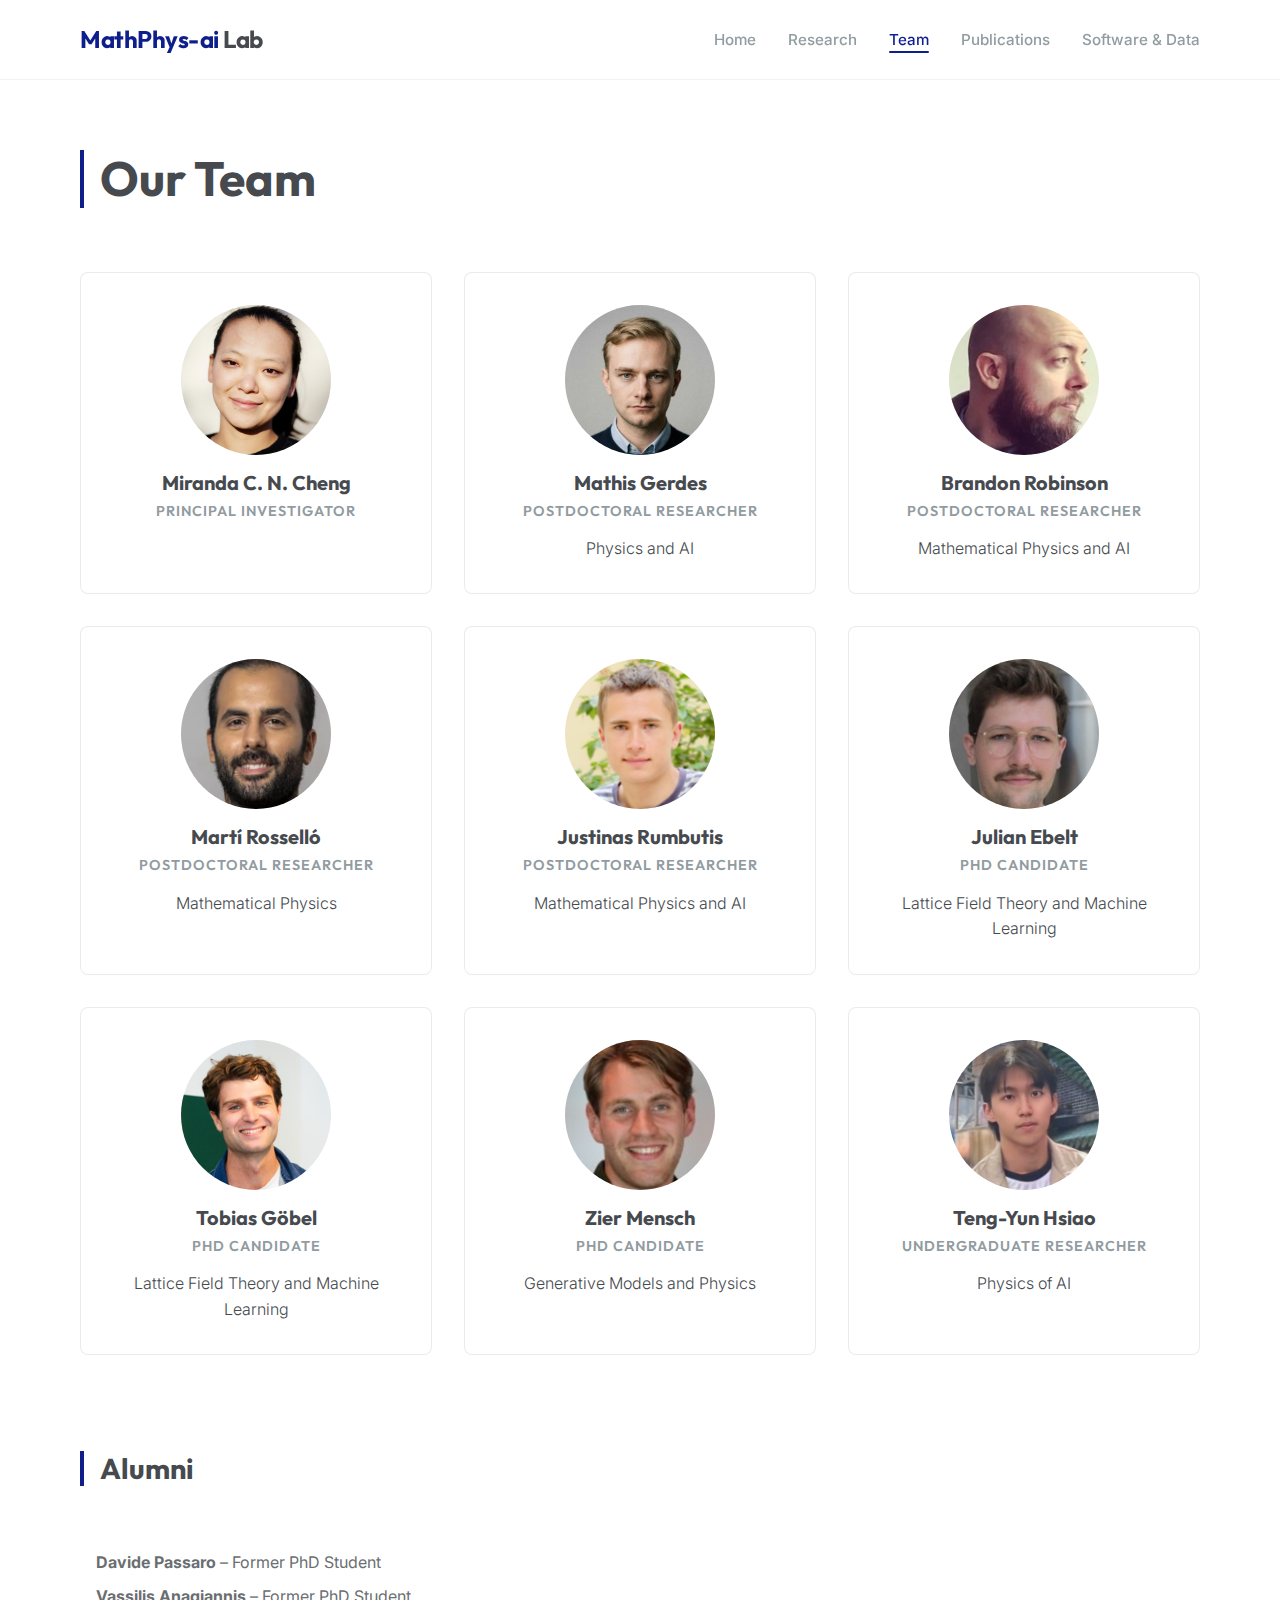
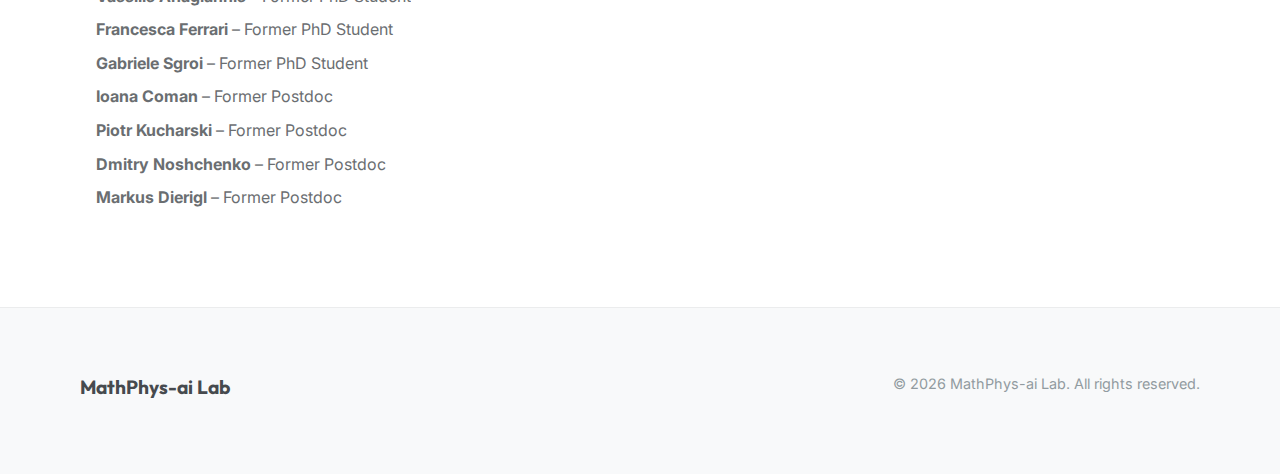
<file: research_group_site/team.html>
<!DOCTYPE html>
<html lang="en">

<head>
    <meta charset="UTF-8">
    <meta name="viewport" content="width=device-width, initial-scale=1.0">
    <title>Team | MathPhys-ai Lab</title>
    <link rel="stylesheet" href="style.css">
    <link
        href="https://fonts.googleapis.com/css2?family=Inter:wght@300;400;500;600&family=Outfit:wght@300;500;700&display=swap"
        rel="stylesheet">
</head>

<body>

    <nav class="navbar">
        <div class="container nav-container">
            <a href="index.html" class="logo"><span>MathPhys-ai</span> Lab</a>
            <button class="nav-toggle" id="nav-toggle" aria-label="Toggle navigation">
                <span></span>
                <span></span>
                <span></span>
            </button>
            <ul class="nav-links" id="nav-links">
                <li><a href="index.html" class="nav-link">Home</a></li>
                <li><a href="research.html" class="nav-link">Research</a></li>
                <li><a href="team.html" class="nav-link active">Team</a></li>
                <li><a href="publications.html" class="nav-link">Publications</a></li>
                <li><a href="software.html" class="nav-link">Software & Data</a></li>
            </ul>
        </div>
    </nav>


    <section class="container" style="padding-top: 150px;">
        <div class="section-header">
            <h1 class="section-title">Our Team</h1>
        </div>

        <div class="grid grid-3">
            <!-- PI -->
            <div class="card team-card">
                <div class="member-photo" style="background-image: url('assets/images/cheng_foto.jpg');"></div>
                <h3 class="card-title">Miranda C. N. Cheng</h3>
                <h4 class="card-subtitle">Principal Investigator</h4>
                <p class="card-text"></p>
            </div>

            <!-- Postdocs (Alphabetical by Last Name) -->
            <!-- Gerdes -->
            <div class="card team-card">
                <div class="member-photo" style="background-image: url('assets/images/mathis.jpg');"></div>
                <h3 class="card-title">Mathis Gerdes</h3>
                <h4 class="card-subtitle">Postdoctoral Researcher</h4>
                <p class="card-text">Physics and AI</p>
            </div>

            <!-- Robinson -->
            <div class="card team-card">
                <div class="member-photo" style="background-image: url('assets/images/brandon.jpg');"></div>
                <h3 class="card-title">Brandon Robinson</h3>
                <h4 class="card-subtitle">Postdoctoral Researcher</h4>
                <p class="card-text">Mathematical Physics and AI</p>
            </div>

            <!-- Rosselló -->
            <div class="card team-card">
                <div class="member-photo" style="background-image: url('assets/images/marti.jpg');"></div>
                <h3 class="card-title">Martí Rosselló</h3>
                <h4 class="card-subtitle">Postdoctoral Researcher</h4>
                <p class="card-text">Mathematical Physics</p>
            </div>

            <!-- Rumbutis -->
            <div class="card team-card">
                <div class="member-photo" style="background-image: url('assets/images/justin.jpg');"></div>
                <h3 class="card-title">Justinas Rumbutis</h3>
                <h4 class="card-subtitle">Postdoctoral Researcher</h4>
                <p class="card-text">Mathematical Physics and AI</p>
            </div>

            <!-- PhD Students (Alphabetical by Last Name) -->
            <!-- Ebelt -->
            <div class="card team-card">
                <div class="member-photo" style="background-image: url('assets/images/julian.jpg');"></div>
                <h3 class="card-title">Julian Ebelt</h3>
                <h4 class="card-subtitle">PhD Candidate</h4>
                <p class="card-text">Lattice Field Theory and Machine Learning</p>
            </div>

            <!-- Göbel -->
            <div class="card team-card">
                <div class="member-photo" style="background-image: url('assets/images/tobias.jpg');"></div>
                <h3 class="card-title">Tobias Göbel</h3>
                <h4 class="card-subtitle">PhD Candidate</h4>
                <p class="card-text">Lattice Field Theory and Machine Learning</p>
            </div>

            <!-- Mensch -->
            <div class="card team-card">
                <div class="member-photo" style="background-image: url('assets/images/zier.jpg');"></div>
                <h3 class="card-title">Zier Mensch</h3>
                <h4 class="card-subtitle">PhD Candidate</h4>
                <p class="card-text">Generative Models and Physics</p>
            </div>

            <!-- Undergrads -->
            <!-- Hsiao -->
            <div class="card team-card">
                <div class="member-photo" style="background-image: url('assets/images/tengyun.jpg');"></div>
                <h3 class="card-title">Teng-Yun Hsiao</h3>
                <h4 class="card-subtitle">Undergraduate Researcher</h4>
                <p class="card-text">Physics of AI</p>
            </div>
        </div>

        <!-- Alumni Section -->
        <div class="section-header" style="margin-top: 6rem;">
            <h2 class="section-title" style="font-size: 1.8rem;">Alumni</h2>
        </div>

        <ul style="opacity: 0.8; padding-left: 1rem;">
            <li style="margin-bottom: 0.5rem;">
                <strong><a href="https://www.pma.caltech.edu/people/davide-passaro" target="_blank"
                        style="text-decoration: none; color: inherit;">Davide Passaro</a></strong> <span
                    class="text-muted">– Former PhD Student</span>
            </li>
            <li style="margin-bottom: 0.5rem;">
                <strong><a href="https://www.linkedin.com/in/vassilis-anagiannis-3113861b7/?originalSubdomain=gr"
                        target="_blank" style="text-decoration: none; color: inherit;">Vassilis Anagiannis</a></strong>
                <span class="text-muted">– Former PhD Student</span>
            </li>
            <li style="margin-bottom: 0.5rem;">
                <strong><a href="https://www.ictp.it/member/francesca-ferrari" target="_blank"
                        style="text-decoration: none; color: inherit;">Francesca Ferrari</a></strong> <span
                    class="text-muted">– Former PhD Student</span>
            </li>
            <li style="margin-bottom: 0.5rem;">
                <strong><a href="https://www.linkedin.com/in/gabriele-sgroi/?originalSubdomain=it" target="_blank"
                        style="text-decoration: none; color: inherit;">Gabriele Sgroi</a></strong> <span
                    class="text-muted">– Former PhD Student</span>
            </li>
            <li style="margin-bottom: 0.5rem;">
                <strong><a href="https://maths.ed.ac.uk/people/academic-staff?person=1383" target="_blank"
                        style="text-decoration: none; color: inherit;">Ioana Coman</a></strong> <span
                    class="text-muted">– Former Postdoc</span>
            </li>
            <li style="margin-bottom: 0.5rem;">
                <strong><a href="https://www.mimuw.edu.pl/en/employees/151342/" target="_blank"
                        style="text-decoration: none; color: inherit;">Piotr Kucharski</a></strong> <span
                    class="text-muted">– Former Postdoc</span>
            </li>
            <li style="margin-bottom: 0.5rem;">
                <strong><a href="https://www.dias.ie/stp/stp-staff/" target="_blank"
                        style="text-decoration: none; color: inherit;">Dmitry Noshchenko</a></strong> <span
                    class="text-muted">– Former Postdoc</span>
            </li>
            <li style="margin-bottom: 0.5rem;">
                <strong><a
                        href="https://www.theorie.physik.uni-muenchen.de/MATH/members/asc/sci_mem/dierigl_markus/index.html"
                        target="_blank" style="text-decoration: none; color: inherit;">Markus Dierigl</a></strong> <span
                    class="text-muted">– Former Postdoc</span>
            </li>
        </ul>

    </section>

    <footer>
        <div class="container footer-content">
            <div class="footer-logo">MathPhys-ai Lab</div>
            <div class="footer-text">© 2026 MathPhys-ai Lab. All rights reserved.</div>
        </div>
    </footer>

    <script src="script.js"></script>
</body>

</html>
</file>
<file: style.css>
:root {
  /* Color Palette - Light Theme */
  --color-primary: #464A4E;
  /* Grijs1 - Main Text/UI */
  --color-secondary: #919BA0;
  /* Grijs2 - Secondary Text/Borders */
  --color-accent: #0E1F8C;
  /* Blauw  - Highlights/Hover */

  --color-bg: #ffffff;
  --color-bg-card: #ffffff;
  --color-text: #464A4E;
  --color-text-muted: #919BA0;

  /* Typography */
  --font-main: 'Inter', system-ui, -apple-system, sans-serif;
  --font-display: 'Outfit', sans-serif;

  /* Spacing */
  --spacing-xs: 0.5rem;
  --spacing-sm: 1rem;
  --spacing-md: 2rem;
  --spacing-lg: 4rem;
  --spacing-xl: 6rem;

  /* Layout */
  --max-width: 1200px;
  --nav-height: 80px;
}

*,
*::before,
*::after {
  box-sizing: border-box;
  margin: 0;
  padding: 0;
}

body {
  background-color: var(--color-bg);
  color: var(--color-text);
  font-family: var(--font-main);
  line-height: 1.6;
  -webkit-font-smoothing: antialiased;
}

h1,
h2,
h3,
h4,
h5,
h6 {
  font-family: var(--font-display);
  font-weight: 700;
  line-height: 1.2;
  margin-bottom: var(--spacing-sm);
  color: var(--color-primary);
}

a {
  color: inherit;
  text-decoration: none;
  transition: color 0.3s ease;
}

ul {
  list-style: none;
}

/* Utilities */
.container {
  width: 90%;
  max-width: var(--max-width);
  margin: 0 auto;
  padding: 0 var(--spacing-sm);
}

.btn {
  display: inline-block;
  padding: 0.8rem 1.5rem;
  border-radius: 4px;
  font-weight: 600;
  letter-spacing: 0.5px;
  text-transform: uppercase;
  font-size: 0.9rem;
  transition: all 0.3s ease;
  border: 1px solid transparent;
  cursor: pointer;
}

.btn-primary {
  background-color: var(--color-accent);
  color: #fff;
  box-shadow: 0 4px 10px rgba(14, 31, 140, 0.2);
}

.btn-primary:hover {
  background-color: #0b1a75;
  transform: translateY(-2px);
  box-shadow: 0 6px 15px rgba(14, 31, 140, 0.3);
}

.btn-outline {
  border-color: var(--color-primary);
  color: var(--color-primary);
}

.btn-outline:hover {
  background-color: var(--color-primary);
  color: #fff;
  transform: translateY(-2px);
}

/* Navigation */
.navbar {
  height: var(--nav-height);
  position: fixed;
  top: 0;
  left: 0;
  width: 100%;
  background: rgba(255, 255, 255, 0.95);
  backdrop-filter: blur(10px);
  z-index: 1000;
  border-bottom: 1px solid rgba(0, 0, 0, 0.05);
  transition: all 0.3s ease;
}

.nav-container {
  display: flex;
  justify-content: space-between;
  align-items: center;
  height: 100%;
}

.logo {
  font-family: var(--font-display);
  font-size: 1.5rem;
  font-weight: 700;
  letter-spacing: -0.5px;
  color: var(--color-primary);
}

.logo span {
  color: var(--color-accent);
}

/* Nav Links - Hover Effect inspired by topology.fyi */
.nav-links {
  display: flex;
  gap: var(--spacing-md);
  align-items: center;
}

.nav-link {
  font-size: 0.95rem;
  font-weight: 500;
  color: var(--color-secondary);
  position: relative;
  transition: color 160ms ease-out;
}

.nav-link:hover,
.nav-link.active {
  color: var(--color-accent);
}

.nav-link::after {
  content: '';
  position: absolute;
  bottom: -4px;
  left: 0;
  width: 0;
  height: 2px;
  background: var(--color-accent);
  transition: width 160ms ease-out;
  border-radius: 2px;
}

.nav-link:hover::after,
.nav-link.active::after {
  width: 100%;
}

/* Mobile Nav Toggle */
.nav-toggle {
  display: none;
  background: none;
  border: none;
  cursor: pointer;
  flex-direction: column;
  gap: 5px;
}

.nav-toggle span {
  display: block;
  width: 25px;
  height: 2px;
  background-color: var(--color-primary);
  transition: all 0.3s ease;
}

/* Hero Section */
.hero {
  min-height: 80vh;
  display: flex;
  align-items: center;
  padding-top: var(--nav-height);
  position: relative;
}

.hero-content {
  position: relative;
  z-index: 2;
  max-width: 800px;
}

.hero-title {
  font-size: 4rem;
  margin-bottom: var(--spacing-sm);
  color: var(--color-primary);
}

.hero-subtitle {
  font-size: 1.5rem;
  color: var(--color-secondary);
  margin-bottom: var(--spacing-md);
  max-width: 600px;
  font-weight: 300;
}

.hero-buttons {
  display: flex;
  gap: var(--spacing-sm);
}

/* Sections */
section {
  padding: var(--spacing-xl) 0;
}

.section-header {
  margin-bottom: var(--spacing-lg);
  position: relative;
  padding-left: var(--spacing-sm);
  border-left: 4px solid var(--color-accent);
}

.section-title {
  font-size: 3rem;
  color: var(--color-primary);
  margin: 0;
}

/* Grid Layouts */
.grid {
  display: grid;
  gap: var(--spacing-md);
}

.grid-3 {
  grid-template-columns: repeat(auto-fit, minmax(300px, 1fr));
}

.grid-2 {
  grid-template-columns: repeat(auto-fit, minmax(400px, 1fr));
}

/* Cards */
.card {
  background: var(--color-bg-card);
  border: 1px solid rgba(0, 0, 0, 0.08);
  /* Subtle grey border */
  padding: var(--spacing-md);
  border-radius: 8px;
  transition: transform 0.3s ease, box-shadow 0.3s ease, border-color 0.3s ease;
}

.card:hover {
  transform: translateY(-5px);
  border-color: var(--color-accent);
  box-shadow: 0 10px 30px rgba(0, 0, 0, 0.05);
}

.card-title {
  font-size: 1.25rem;
  color: var(--color-primary);
  margin-bottom: var(--spacing-xs);
}

.card-subtitle {
  font-size: 0.9rem;
  color: var(--color-secondary);
  margin-bottom: var(--spacing-sm);
  text-transform: uppercase;
  letter-spacing: 1px;
  font-weight: 600;
}

.card-text {
  color: var(--color-text);
  font-size: 1rem;
  font-weight: 300;
}

/* Publications */
.pub-item {
  padding: 1.5rem 0;
  border-bottom: 1px solid rgba(0, 0, 0, 0.05);
}

.pub-title {
  font-size: 1.1rem;
  font-weight: 600;
  margin-bottom: 0.5rem;
  color: var(--color-primary);
}

.pub-authors {
  color: var(--color-secondary);
  font-size: 0.95rem;
  margin-bottom: 0.5rem;
}

.pub-tag {
  background: rgba(14, 31, 140, 0.05);
  padding: 0.2rem 0.6rem;
  border-radius: 4px;
  color: var(--color-accent);
  font-size: 0.8rem;
  font-weight: 500;
}

/* Footer */
footer {
  background: #f8f9fa;
  /* Very light grey for footer */
  padding: var(--spacing-lg) 0;
  border-top: 1px solid rgba(0, 0, 0, 0.05);
  margin-top: var(--spacing-xl);
}

.footer-content {
  display: flex;
  justify-content: space-between;
  align-items: flex-start;
}

.footer-logo {
  font-family: var(--font-display);
  font-size: 1.2rem;
  font-weight: 700;
  margin-bottom: var(--spacing-xs);
  color: var(--color-primary);
}

.footer-text {
  color: var(--color-secondary);
  font-size: 0.9rem;
}

/* Responsive */
@media (max-width: 768px) {
  .hero-title {
    font-size: 2.5rem;
  }

  .nav-toggle {
    display: flex;
  }

  .nav-links {
    position: absolute;
    top: var(--nav-height);
    left: 0;
    width: 100%;
    background: #fff;
    flex-direction: column;
    padding: var(--spacing-md);
    gap: var(--spacing-sm);
    border-bottom: 1px solid rgba(0, 0, 0, 0.05);
    transform: translateY(-150%);
    /* Hide by sliding up */
    transition: transform 0.3s ease;
    z-index: 999;
    align-items: flex-start;
  }

  .nav-links.active {
    transform: translateY(0);
    /* Slide down */
    box-shadow: 0 10px 20px rgba(0, 0, 0, 0.05);
  }

  .nav-link {
    font-size: 1.1rem;
    display: block;
    width: 100%;
    padding: 0.5rem 0;
  }

  .grid-2,
  .grid-3 {
    grid-template-columns: 1fr;
  }

  /* Pubs on mobile */
  .pub-meta {
    flex-direction: column;
    gap: 0.5rem;
    align-items: flex-start;
  }
}

/* Team Photos & Avatars */
.team-card {
  text-align: center;
  padding-top: var(--spacing-md);
}

.member-photo {
  width: 150px;
  height: 150px;
  border-radius: 50%;
  margin: 0 auto var(--spacing-sm);
  background-size: cover;
  background-position: center;
  background-position: center;
}

.member-placeholder {
  width: 150px;
  height: 150px;
  border-radius: 50%;
  margin: 0 auto var(--spacing-sm);
  background-color: #f0f2f5;
  color: var(--color-secondary);
  display: flex;
  align-items: center;
  justify-content: center;
  font-size: 2rem;
  font-weight: 700;
  border: 3px solid rgba(0, 0, 0, 0.05);
}

.alumni-item {
  padding: 1rem;
  background: #f8f9fa;
  border-radius: 6px;
  font-size: 0.95rem;
}
</file>
<file: research_group_site/style.css>
:root {
  /* Color Palette - Light Theme */
  --color-primary: #464A4E;
  /* Grijs1 - Main Text/UI */
  --color-secondary: #919BA0;
  /* Grijs2 - Secondary Text/Borders */
  --color-accent: #0E1F8C;
  /* Blauw  - Highlights/Hover */

  --color-bg: #ffffff;
  --color-bg-card: #ffffff;
  --color-text: #464A4E;
  --color-text-muted: #919BA0;

  /* Typography */
  --font-main: 'Inter', system-ui, -apple-system, sans-serif;
  --font-display: 'Outfit', sans-serif;

  /* Spacing */
  --spacing-xs: 0.5rem;
  --spacing-sm: 1rem;
  --spacing-md: 2rem;
  --spacing-lg: 4rem;
  --spacing-xl: 6rem;

  /* Layout */
  --max-width: 1200px;
  --nav-height: 80px;
}

*,
*::before,
*::after {
  box-sizing: border-box;
  margin: 0;
  padding: 0;
}

body {
  background-color: var(--color-bg);
  color: var(--color-text);
  font-family: var(--font-main);
  line-height: 1.6;
  -webkit-font-smoothing: antialiased;
}

h1,
h2,
h3,
h4,
h5,
h6 {
  font-family: var(--font-display);
  font-weight: 700;
  line-height: 1.2;
  margin-bottom: var(--spacing-sm);
  color: var(--color-primary);
}

a {
  color: inherit;
  text-decoration: none;
  transition: color 0.3s ease;
}

ul {
  list-style: none;
}

/* Utilities */
.container {
  width: 90%;
  max-width: var(--max-width);
  margin: 0 auto;
  padding: 0 var(--spacing-sm);
}

.btn {
  display: inline-block;
  padding: 0.8rem 1.5rem;
  border-radius: 4px;
  font-weight: 600;
  letter-spacing: 0.5px;
  text-transform: uppercase;
  font-size: 0.9rem;
  transition: all 0.3s ease;
  border: 1px solid transparent;
  cursor: pointer;
}

.btn-primary {
  background-color: var(--color-accent);
  color: #fff;
  box-shadow: 0 4px 10px rgba(14, 31, 140, 0.2);
}

.btn-primary:hover {
  background-color: #0b1a75;
  transform: translateY(-2px);
  box-shadow: 0 6px 15px rgba(14, 31, 140, 0.3);
}

.btn-outline {
  border-color: var(--color-primary);
  color: var(--color-primary);
}

.btn-outline:hover {
  background-color: var(--color-primary);
  color: #fff;
  transform: translateY(-2px);
}

/* Navigation */
.navbar {
  height: var(--nav-height);
  position: fixed;
  top: 0;
  left: 0;
  width: 100%;
  background: rgba(255, 255, 255, 0.95);
  backdrop-filter: blur(10px);
  z-index: 1000;
  border-bottom: 1px solid rgba(0, 0, 0, 0.05);
  transition: all 0.3s ease;
}

.nav-container {
  display: flex;
  justify-content: space-between;
  align-items: center;
  height: 100%;
}

.logo {
  font-family: var(--font-display);
  font-size: 1.5rem;
  font-weight: 700;
  letter-spacing: -0.5px;
  color: var(--color-primary);
}

.logo span {
  color: var(--color-accent);
}

/* Nav Links - Hover Effect inspired by topology.fyi */
.nav-links {
  display: flex;
  gap: var(--spacing-md);
  align-items: center;
}

.nav-link {
  font-size: 0.95rem;
  font-weight: 500;
  color: var(--color-secondary);
  position: relative;
  transition: color 160ms ease-out;
}

.nav-link:hover,
.nav-link.active {
  color: var(--color-accent);
}

.nav-link::after {
  content: '';
  position: absolute;
  bottom: -4px;
  left: 0;
  width: 0;
  height: 2px;
  background: var(--color-accent);
  transition: width 160ms ease-out;
  border-radius: 2px;
}

.nav-link:hover::after,
.nav-link.active::after {
  width: 100%;
}

/* Mobile Nav Toggle */
.nav-toggle {
  display: none;
  background: none;
  border: none;
  cursor: pointer;
  flex-direction: column;
  gap: 5px;
}

.nav-toggle span {
  display: block;
  width: 25px;
  height: 2px;
  background-color: var(--color-primary);
  transition: all 0.3s ease;
}

/* Hero Section */
.hero {
  min-height: 80vh;
  display: flex;
  align-items: center;
  padding-top: var(--nav-height);
  position: relative;
}

.hero-content {
  position: relative;
  z-index: 2;
  max-width: 800px;
}

.hero-title {
  font-size: 4rem;
  margin-bottom: var(--spacing-sm);
  color: var(--color-primary);
}

.hero-subtitle {
  font-size: 1.5rem;
  color: var(--color-secondary);
  margin-bottom: var(--spacing-md);
  max-width: 600px;
  font-weight: 300;
}

.hero-buttons {
  display: flex;
  gap: var(--spacing-sm);
}

/* Sections */
section {
  padding: var(--spacing-xl) 0;
}

.section-header {
  margin-bottom: var(--spacing-lg);
  position: relative;
  padding-left: var(--spacing-sm);
  border-left: 4px solid var(--color-accent);
}

.section-title {
  font-size: 3rem;
  color: var(--color-primary);
  margin: 0;
}

/* Grid Layouts */
.grid {
  display: grid;
  gap: var(--spacing-md);
}

.grid-3 {
  grid-template-columns: repeat(auto-fit, minmax(300px, 1fr));
}

.grid-2 {
  grid-template-columns: repeat(auto-fit, minmax(400px, 1fr));
}

/* Cards */
.card {
  background: var(--color-bg-card);
  border: 1px solid rgba(0, 0, 0, 0.08);
  /* Subtle grey border */
  padding: var(--spacing-md);
  border-radius: 8px;
  transition: transform 0.3s ease, box-shadow 0.3s ease, border-color 0.3s ease;
}

.card:hover {
  transform: translateY(-5px);
  border-color: var(--color-accent);
  box-shadow: 0 10px 30px rgba(0, 0, 0, 0.05);
}

.card-title {
  font-size: 1.25rem;
  color: var(--color-primary);
  margin-bottom: var(--spacing-xs);
}

.card-subtitle {
  font-size: 0.9rem;
  color: var(--color-secondary);
  margin-bottom: var(--spacing-sm);
  text-transform: uppercase;
  letter-spacing: 1px;
  font-weight: 600;
}

.card-text {
  color: var(--color-text);
  font-size: 1rem;
  font-weight: 300;
}

/* Publications */
.pub-item {
  padding: 1.5rem 0;
  border-bottom: 1px solid rgba(0, 0, 0, 0.05);
}

.pub-title {
  font-size: 1.1rem;
  font-weight: 600;
  margin-bottom: 0.5rem;
  color: var(--color-primary);
}

.pub-authors {
  color: var(--color-secondary);
  font-size: 0.95rem;
  margin-bottom: 0.5rem;
}

.pub-tag {
  background: rgba(14, 31, 140, 0.05);
  padding: 0.2rem 0.6rem;
  border-radius: 4px;
  color: var(--color-accent);
  font-size: 0.8rem;
  font-weight: 500;
}

/* Footer */
footer {
  background: #f8f9fa;
  /* Very light grey for footer */
  padding: var(--spacing-lg) 0;
  border-top: 1px solid rgba(0, 0, 0, 0.05);
  margin-top: var(--spacing-xl);
}

.footer-content {
  display: flex;
  justify-content: space-between;
  align-items: flex-start;
}

.footer-logo {
  font-family: var(--font-display);
  font-size: 1.2rem;
  font-weight: 700;
  margin-bottom: var(--spacing-xs);
  color: var(--color-primary);
}

.footer-text {
  color: var(--color-secondary);
  font-size: 0.9rem;
}

/* Responsive */
@media (max-width: 768px) {
  .hero-title {
    font-size: 2.5rem;
  }

  .nav-toggle {
    display: flex;
  }

  .nav-links {
    position: absolute;
    top: var(--nav-height);
    left: 0;
    width: 100%;
    background: #fff;
    flex-direction: column;
    padding: var(--spacing-md);
    gap: var(--spacing-sm);
    border-bottom: 1px solid rgba(0, 0, 0, 0.05);
    transform: translateY(-150%);
    /* Hide by sliding up */
    transition: transform 0.3s ease;
    z-index: 999;
    align-items: flex-start;
  }

  .nav-links.active {
    transform: translateY(0);
    /* Slide down */
    box-shadow: 0 10px 20px rgba(0, 0, 0, 0.05);
  }

  .nav-link {
    font-size: 1.1rem;
    display: block;
    width: 100%;
    padding: 0.5rem 0;
  }

  .grid-2,
  .grid-3 {
    grid-template-columns: 1fr;
  }

  /* Pubs on mobile */
  .pub-meta {
    flex-direction: column;
    gap: 0.5rem;
    align-items: flex-start;
  }
}

/* Team Photos & Avatars */
.team-card {
  text-align: center;
  padding-top: var(--spacing-md);
}

.member-photo {
  width: 150px;
  height: 150px;
  border-radius: 50%;
  margin: 0 auto var(--spacing-sm);
  background-size: cover;
  background-position: center;
  background-position: center;
}

.member-placeholder {
  width: 150px;
  height: 150px;
  border-radius: 50%;
  margin: 0 auto var(--spacing-sm);
  background-color: #f0f2f5;
  color: var(--color-secondary);
  display: flex;
  align-items: center;
  justify-content: center;
  font-size: 2rem;
  font-weight: 700;
  border: 3px solid rgba(0, 0, 0, 0.05);
}

.alumni-item {
  padding: 1rem;
  background: #f8f9fa;
  border-radius: 6px;
  font-size: 0.95rem;
}
</file>
